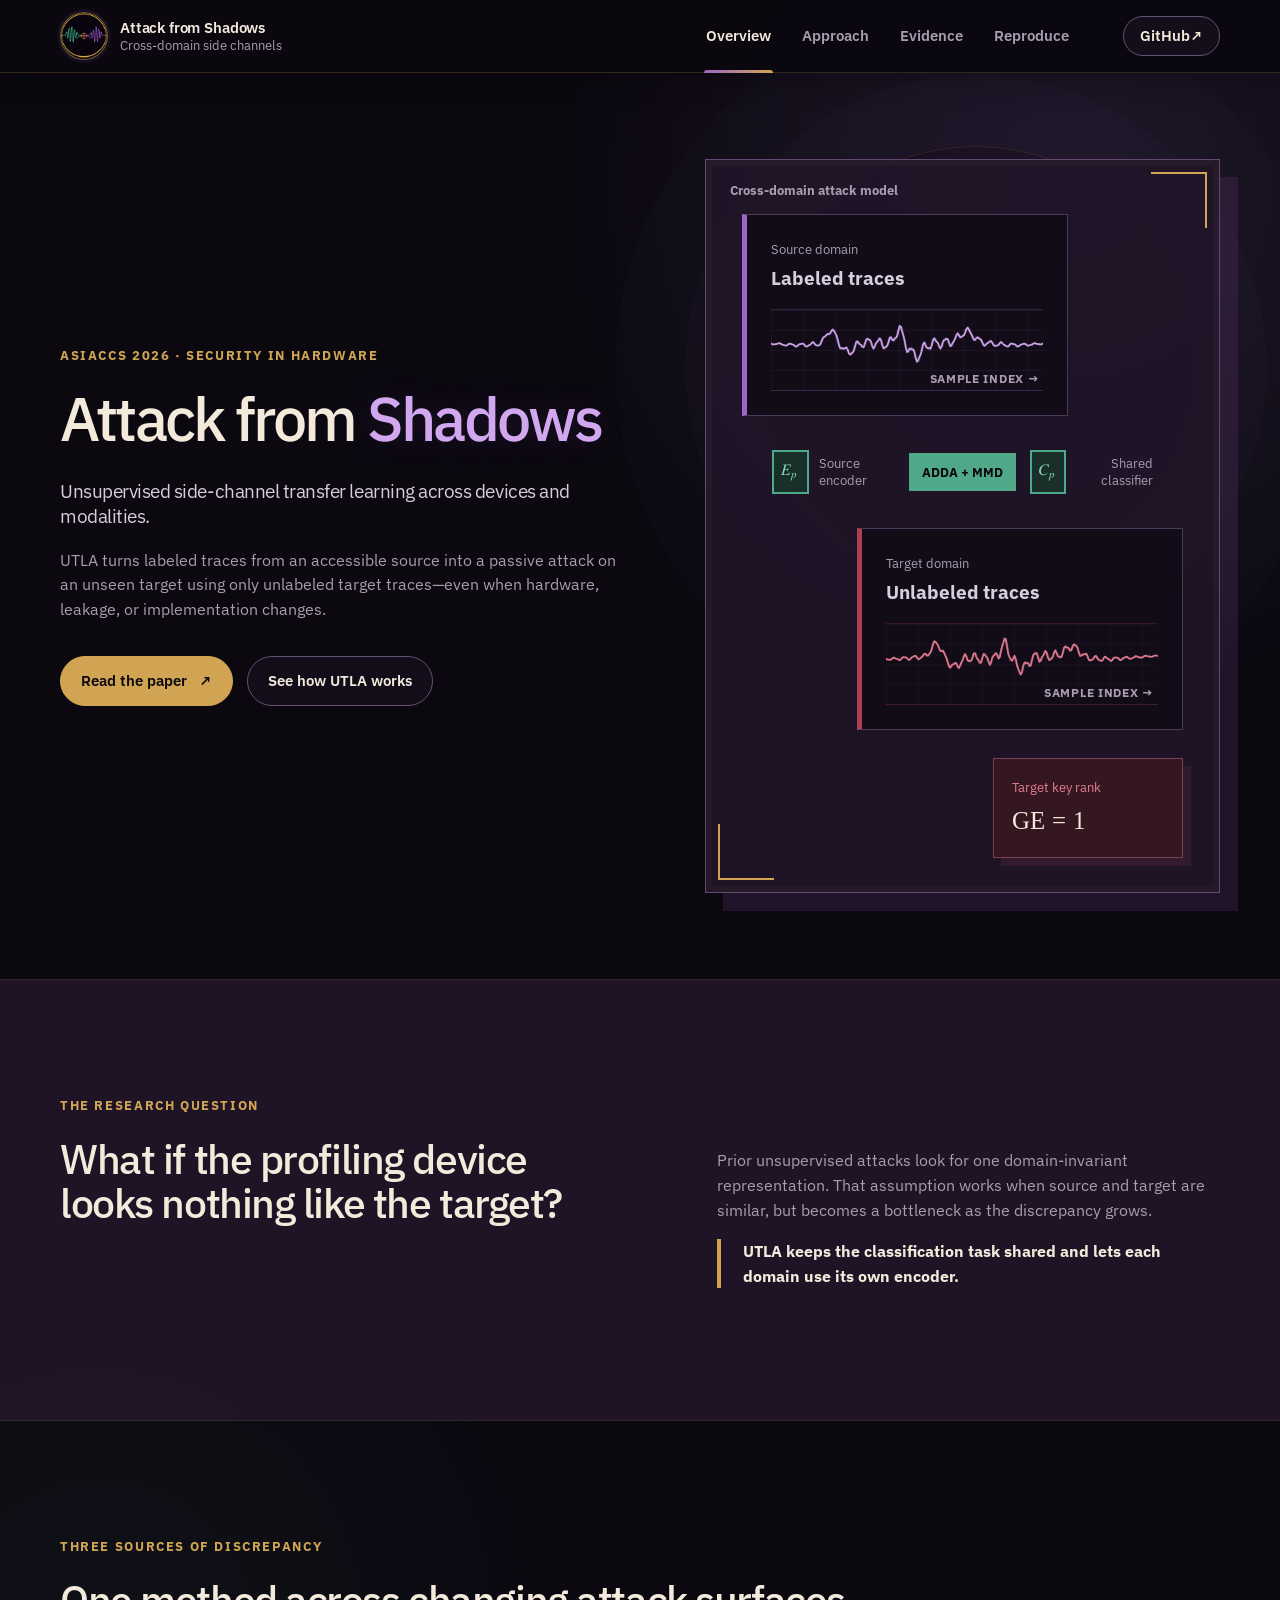
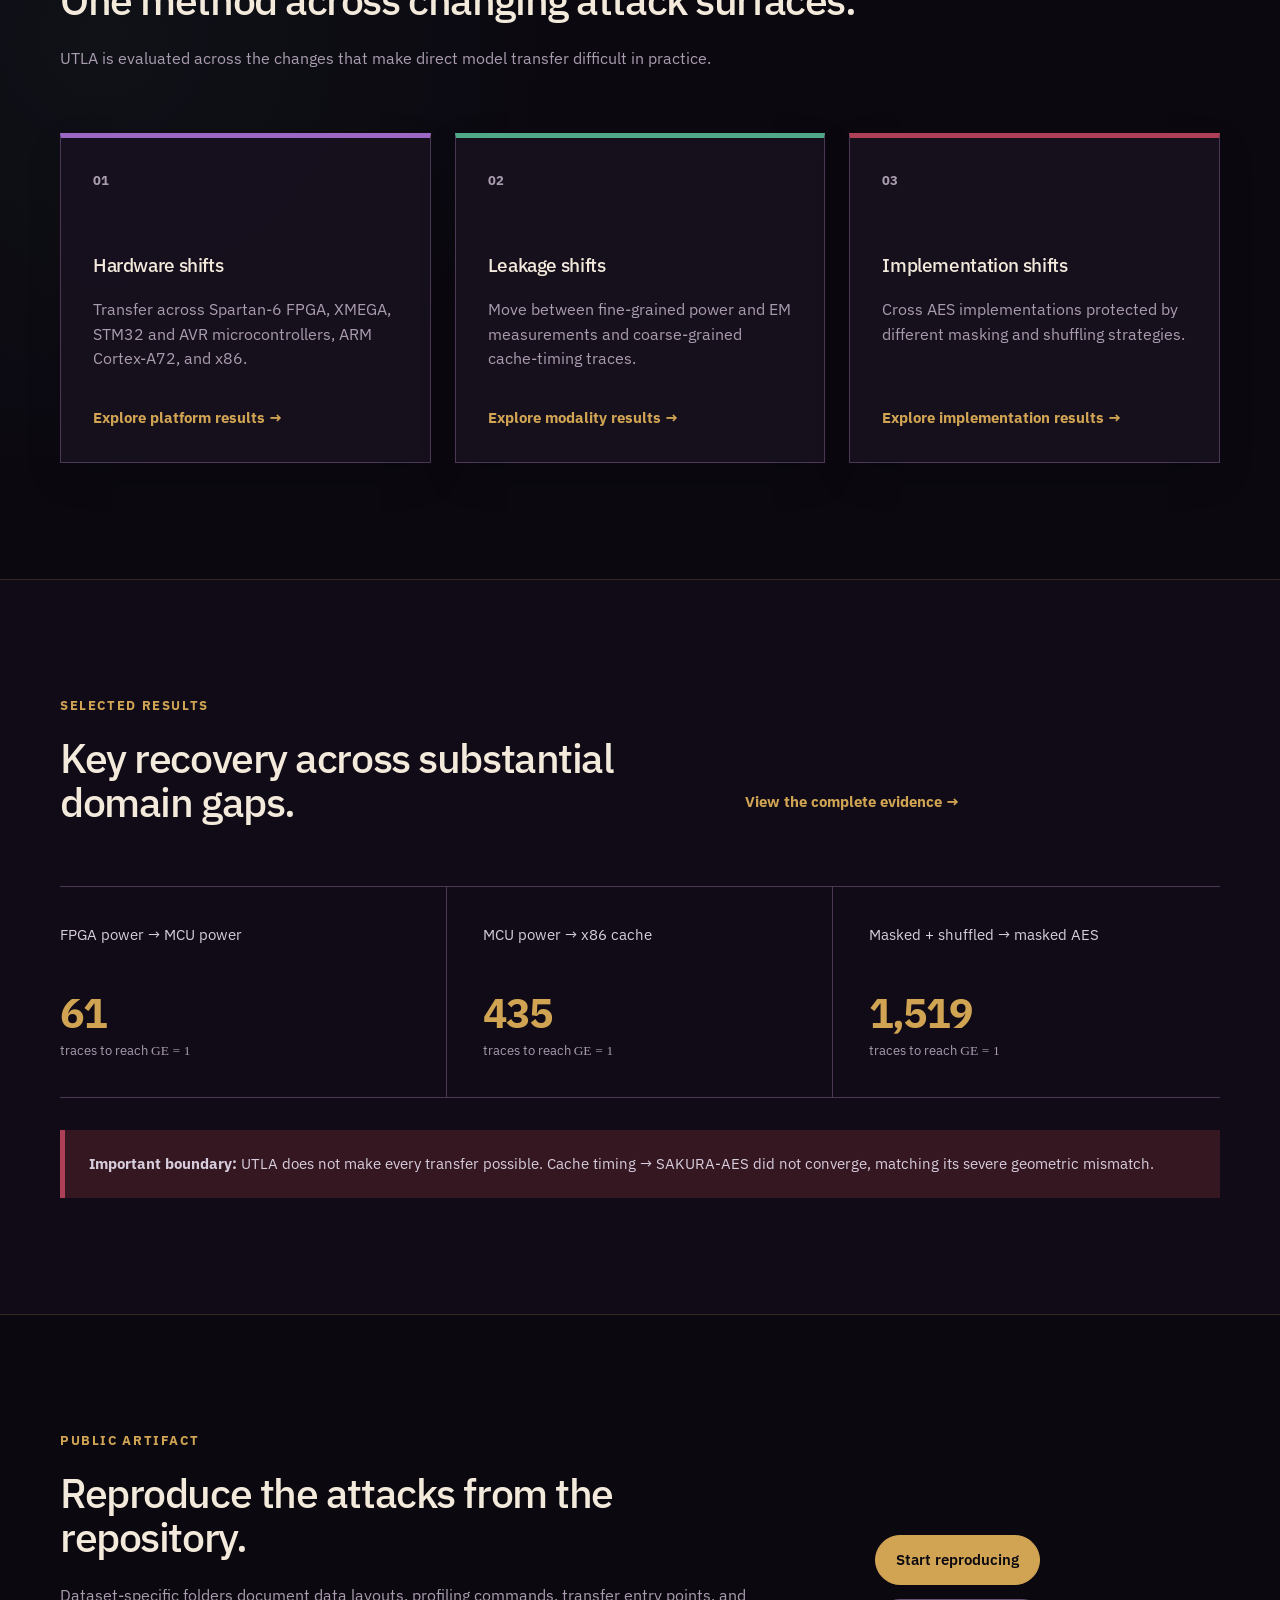
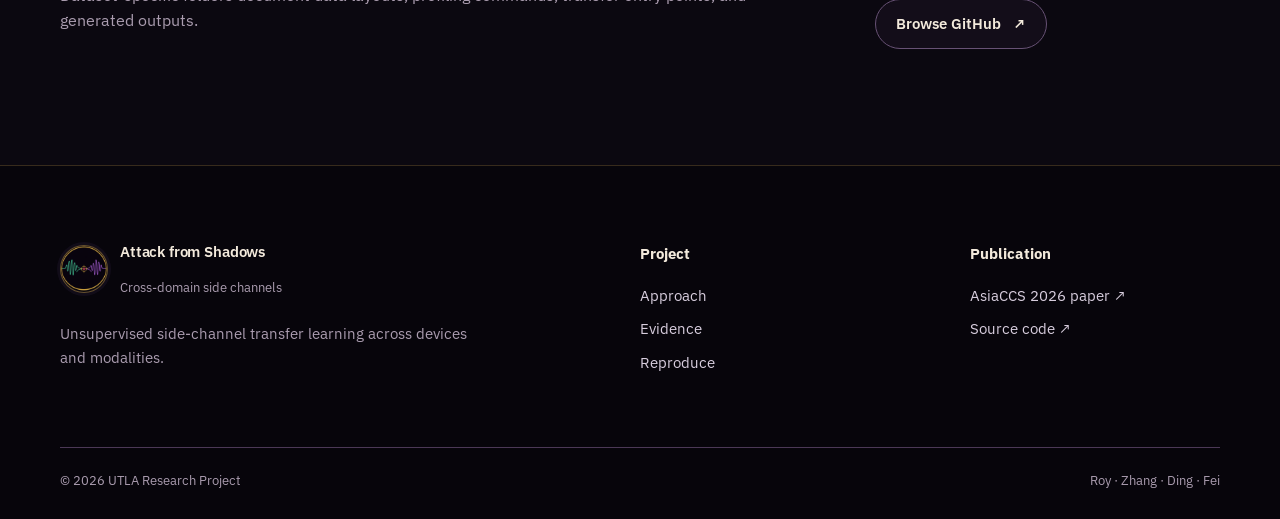
<file: docs/index.html>
<!doctype html>
<html lang="en">
  <head>
    <meta charset="utf-8" />
    <meta name="viewport" content="width=device-width, initial-scale=1" />
    <meta name="theme-color" content="#0b0810" />
    <meta name="description" content="UTLA is an unsupervised side-channel transfer learning attack across devices, leakage modalities, and implementations." />
    <meta property="og:title" content="Attack from Shadows — UTLA" />
    <meta property="og:description" content="Unsupervised side-channel transfer learning across devices and modalities. AsiaCCS 2026." />
    <meta property="og:type" content="website" />
    <meta property="og:image" content="https://noisyor.github.io/UTLA-Cross-Domain/assets/og-v5.png" />
    <meta property="og:image:width" content="1200" />
    <meta property="og:image:height" content="630" />
    <meta property="og:image:alt" content="Attack from Shadows: unsupervised side-channel transfer learning" />
    <meta name="twitter:card" content="summary_large_image" />
    <meta name="twitter:image" content="https://noisyor.github.io/UTLA-Cross-Domain/assets/og-v5.png" />
    <meta name="twitter:image:alt" content="Attack from Shadows: unsupervised side-channel transfer learning" />
    <title>Attack from Shadows — UTLA</title>
    <link rel="icon" href="assets/favicon-v4.png" type="image/png" />
    <link rel="stylesheet" href="styles.css" />
    <script src="script.js" defer></script>
  </head>
  <body>
    <a class="skip-link" href="#content">Skip to content</a>
    <header class="site-header">
      <div class="header-inner">
        <a class="brand" href="index.html" aria-label="Attack from Shadows home"><img class="brand-mark" src="assets/logo-mark-v3.png" alt="" width="48" height="48" /><span class="brand-copy"><strong>Attack from Shadows</strong><small>Cross-domain side channels</small></span></a>
        <button class="menu-toggle" type="button" aria-expanded="false" aria-controls="site-nav"><span class="sr-only">Toggle navigation</span><i></i><i></i></button>
        <nav id="site-nav" class="site-nav" aria-label="Primary navigation">
          <a href="index.html" aria-current="page">Overview</a>
          <a href="approach.html">Approach</a>
          <a href="evidence.html">Evidence</a>
          <a href="reproduce.html">Reproduce</a>
          <a class="nav-action" href="https://github.com/noisyor/UTLA-Cross-Domain">GitHub <span aria-hidden="true">↗</span></a>
        </nav>
      </div>
    </header>

    <main id="content">
      <section class="hero page-shell">
        <div class="hero-copy">
          <p class="eyebrow">AsiaCCS 2026 · Security in hardware</p>
          <h1>Attack from <span>Shadows</span></h1>
          <p class="hero-deck">Unsupervised side-channel transfer learning across devices and modalities.</p>
          <p class="hero-summary">UTLA turns labeled traces from an accessible source into a passive attack on an unseen target using only unlabeled target traces—even when hardware, leakage, or implementation changes.</p>
          <div class="button-row">
            <a class="button button-primary" href="https://doi.org/10.1145/3779208.3805969">Read the paper <span aria-hidden="true">↗</span></a>
            <a class="button button-secondary" href="approach.html">See how UTLA works</a>
          </div>
        </div>
        <div class="system-visual" aria-label="A labeled source signal and an unlabeled target signal use separate encoders with a shared classifier">
          <div class="visual-label">Cross-domain attack model</div>
          <div class="domain source-domain">
            <span>Source domain</span><strong>Labeled traces</strong>
            <div class="trace-plot" aria-hidden="true"><canvas class="trace-canvas" data-trace="source"></canvas><span>sample index →</span></div>
          </div>
          <div class="model-path" aria-hidden="true">
            <div><span><math aria-label="E sub p"><msub><mi>E</mi><mi>p</mi></msub></math></span><small>Source encoder</small></div>
            <b>ADDA + MMD</b>
            <div><span><math aria-label="C sub p"><msub><mi>C</mi><mi>p</mi></msub></math></span><small>Shared classifier</small></div>
          </div>
          <div class="domain target-domain">
            <span>Target domain</span><strong>Unlabeled traces</strong>
            <div class="trace-plot" aria-hidden="true"><canvas class="trace-canvas" data-trace="target"></canvas><span>sample index →</span></div>
          </div>
          <div class="visual-outcome"><span>Target key rank</span><strong><math aria-label="guessing entropy equals one"><mrow><mtext>GE</mtext><mo>=</mo><mn>1</mn></mrow></math></strong></div>
        </div>
      </section>

      <section class="section section-tint">
        <div class="page-shell split-heading">
          <div><p class="eyebrow">The research question</p><h2>What if the profiling device looks nothing like the target?</h2></div>
          <div class="prose"><p>Prior unsupervised attacks look for one domain-invariant representation. That assumption works when source and target are similar, but becomes a bottleneck as the discrepancy grows.</p><p class="key-sentence">UTLA keeps the classification task shared and lets each domain use its own encoder.</p></div>
        </div>
      </section>

      <section class="section page-shell">
        <div class="section-heading"><p class="eyebrow">Three sources of discrepancy</p><h2>One method across changing attack surfaces.</h2><p>UTLA is evaluated across the changes that make direct model transfer difficult in practice.</p></div>
        <div class="concept-grid">
          <article class="concept-card accent-blue"><span>01</span><h3>Hardware shifts</h3><p>Transfer across Spartan-6 FPGA, XMEGA, STM32 and AVR microcontrollers, ARM Cortex-A72, and x86.</p><a href="evidence.html">Explore platform results →</a></article>
          <article class="concept-card accent-green"><span>02</span><h3>Leakage shifts</h3><p>Move between fine-grained power and EM measurements and coarse-grained cache-timing traces.</p><a href="evidence.html">Explore modality results →</a></article>
          <article class="concept-card accent-red"><span>03</span><h3>Implementation shifts</h3><p>Cross AES implementations protected by different masking and shuffling strategies.</p><a href="evidence.html">Explore implementation results →</a></article>
        </div>
      </section>

      <section class="section results-preview">
        <div class="page-shell">
          <div class="section-heading compact-heading"><p class="eyebrow">Selected results</p><h2>Key recovery across substantial domain gaps.</h2><a class="text-link" href="evidence.html">View the complete evidence →</a></div>
          <div class="metric-row">
            <article><span>FPGA power → MCU power</span><strong>61</strong><p>traces to reach <math aria-label="guessing entropy equals one"><mrow><mtext>GE</mtext><mo>=</mo><mn>1</mn></mrow></math></p></article>
            <article><span>MCU power → x86 cache</span><strong>435</strong><p>traces to reach <math aria-label="guessing entropy equals one"><mrow><mtext>GE</mtext><mo>=</mo><mn>1</mn></mrow></math></p></article>
            <article><span>Masked + shuffled → masked AES</span><strong>1,519</strong><p>traces to reach <math aria-label="guessing entropy equals one"><mrow><mtext>GE</mtext><mo>=</mo><mn>1</mn></mrow></math></p></article>
          </div>
          <p class="boundary-note"><strong>Important boundary:</strong> UTLA does not make every transfer possible. Cache timing → SAKURA-AES did not converge, matching its severe geometric mismatch.</p>
        </div>
      </section>

      <section class="section page-shell callout">
        <div><p class="eyebrow">Public artifact</p><h2>Reproduce the attacks from the repository.</h2><p>Dataset-specific folders document data layouts, profiling commands, transfer entry points, and generated outputs.</p></div>
        <div class="button-row"><a class="button button-primary" href="reproduce.html">Start reproducing</a><a class="button button-secondary" href="https://github.com/noisyor/UTLA-Cross-Domain">Browse GitHub <span aria-hidden="true">↗</span></a></div>
      </section>
    </main>

    <footer class="site-footer"><div class="page-shell footer-grid"><div><a class="brand" href="index.html" aria-label="Attack from Shadows home"><img class="brand-mark" src="assets/logo-mark-v3.png" alt="" width="48" height="48" /><span class="brand-copy"><strong>Attack from Shadows</strong><small>Cross-domain side channels</small></span></a><p>Unsupervised side-channel transfer learning across devices and modalities.</p></div><div><strong>Project</strong><a href="approach.html">Approach</a><a href="evidence.html">Evidence</a><a href="reproduce.html">Reproduce</a></div><div><strong>Publication</strong><a href="https://doi.org/10.1145/3779208.3805969">AsiaCCS 2026 paper ↗</a><a href="https://github.com/noisyor/UTLA-Cross-Domain">Source code ↗</a></div></div><div class="page-shell footer-bottom"><span>© 2026 UTLA Research Project</span><span>Roy · Zhang · Ding · Fei</span></div></footer>
  </body>
</html>
</file>
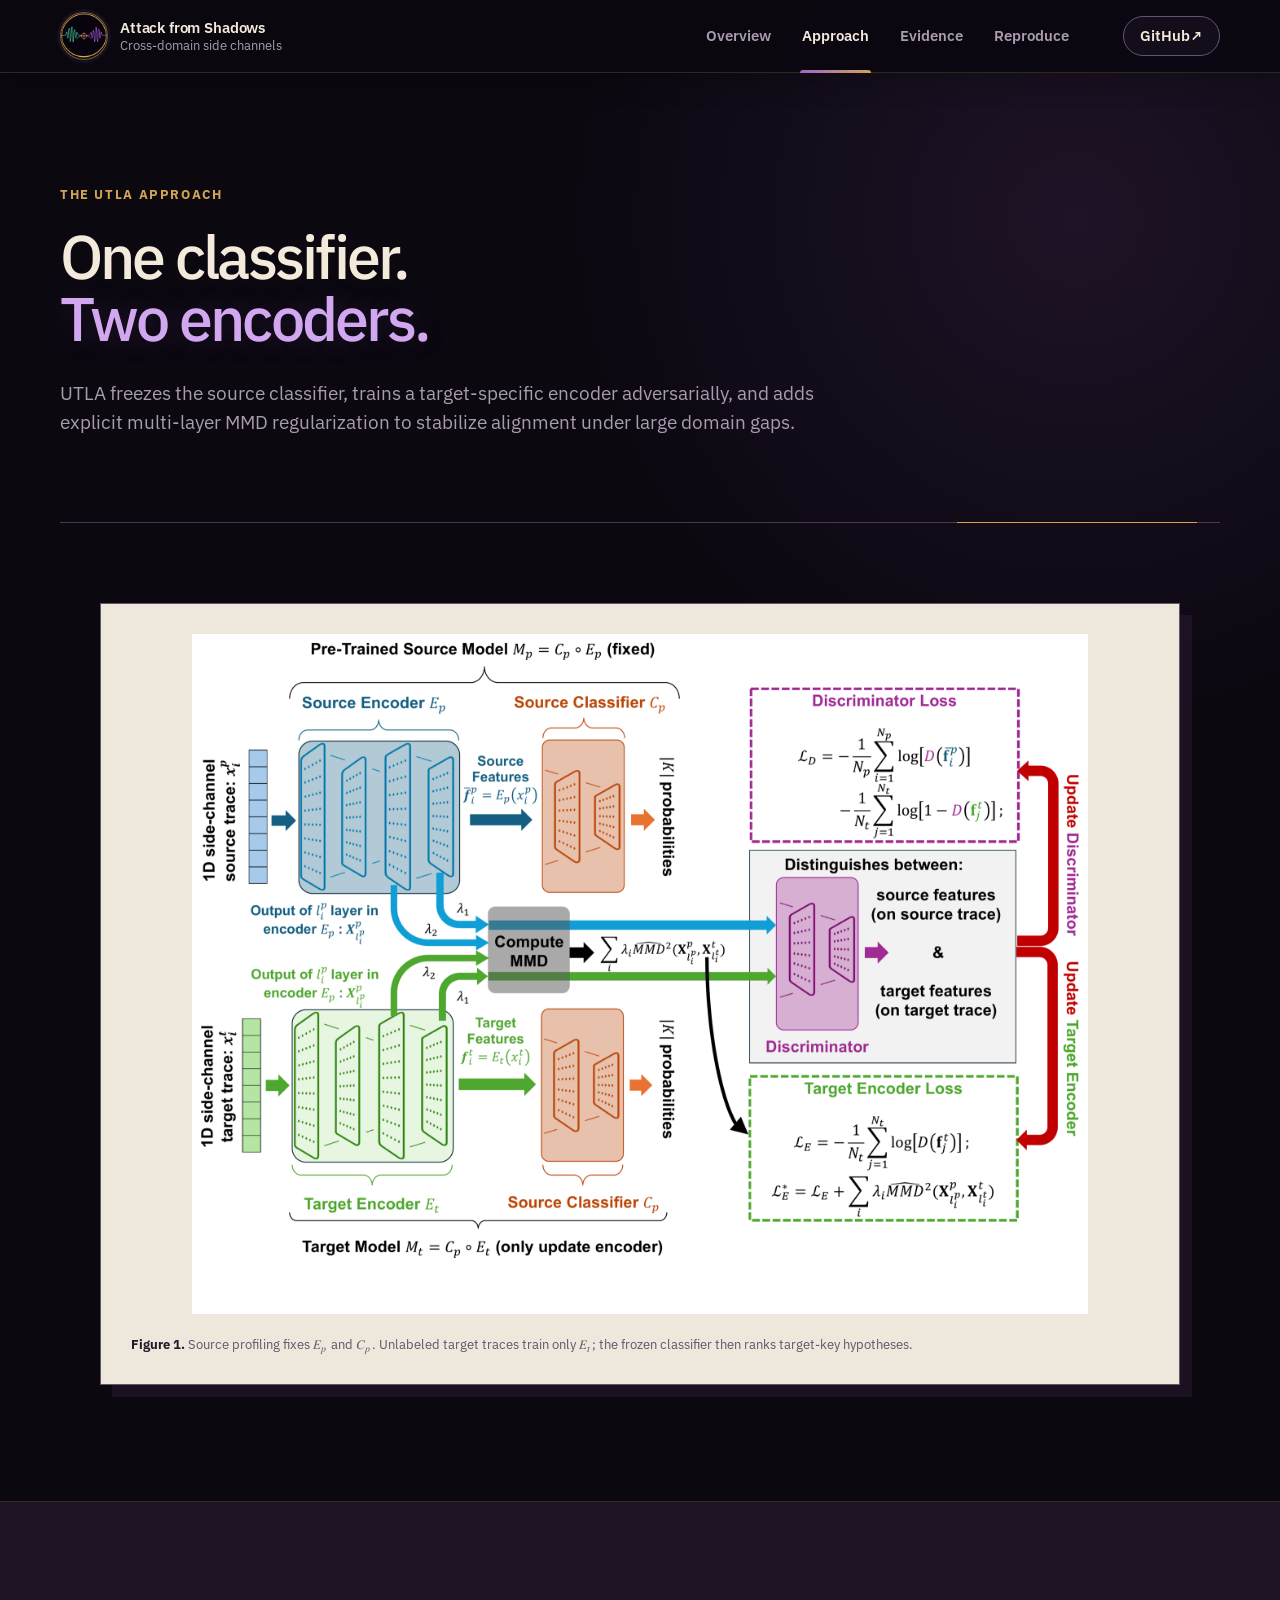
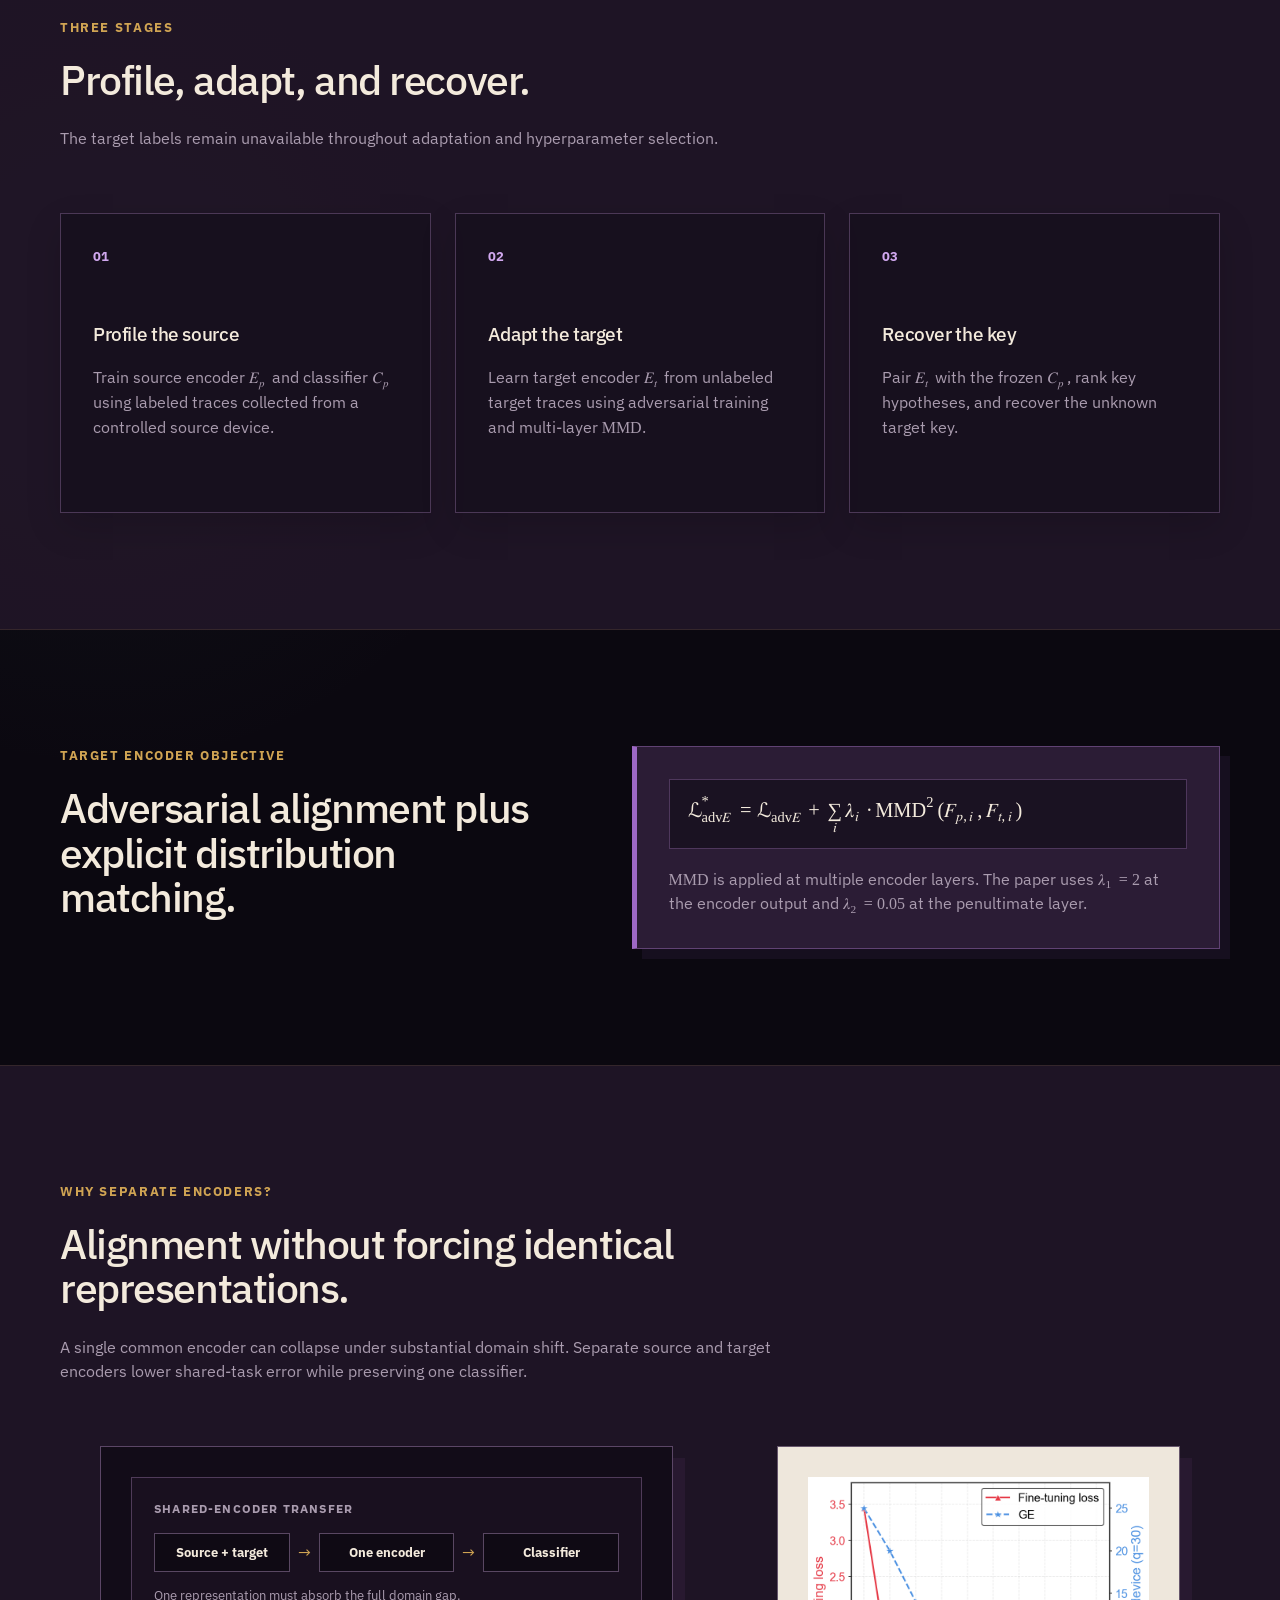
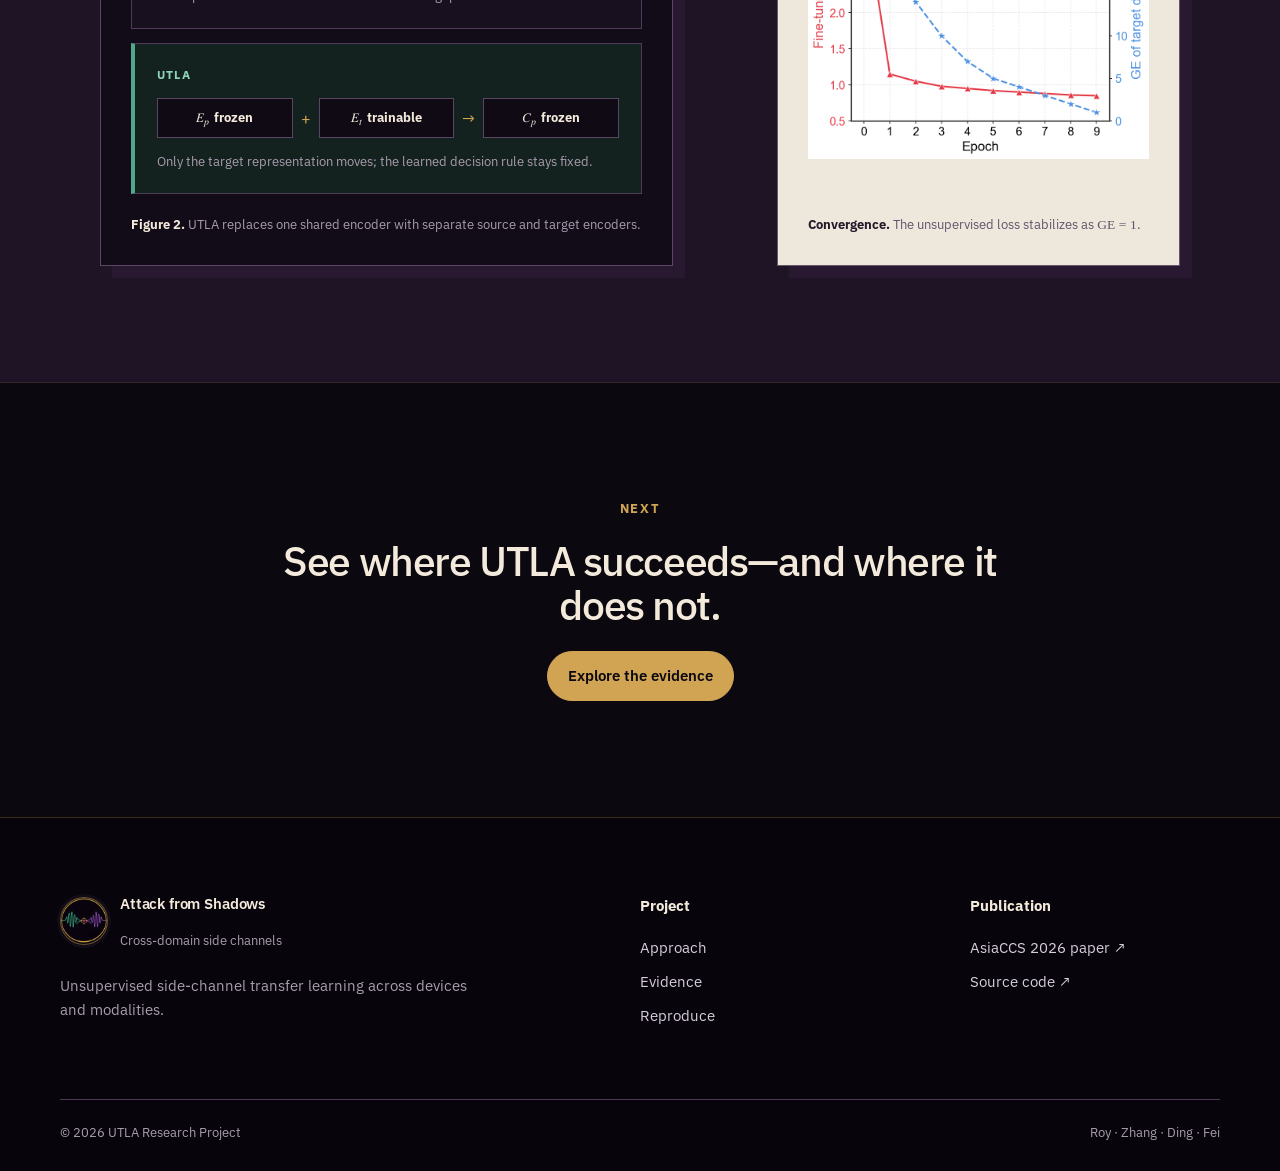
<file: docs/approach.html>
<!doctype html>
<html lang="en">
  <head>
    <meta charset="utf-8" /><meta name="viewport" content="width=device-width, initial-scale=1" /><meta name="theme-color" content="#0b0810" />
    <meta name="description" content="How UTLA uses separate encoders, a shared classifier, adversarial adaptation, and MMD regularization." />
    <meta property="og:title" content="UTLA Approach — Attack from Shadows" /><meta property="og:description" content="One classifier, two encoders: the UTLA cross-domain attack method." /><meta property="og:image" content="https://noisyor.github.io/UTLA-Cross-Domain/assets/og-v5.png" /><meta property="og:image:width" content="1200" /><meta property="og:image:height" content="630" /><meta property="og:image:alt" content="Attack from Shadows: unsupervised side-channel transfer learning" />
    <meta name="twitter:card" content="summary_large_image" /><meta name="twitter:image" content="https://noisyor.github.io/UTLA-Cross-Domain/assets/og-v5.png" /><meta name="twitter:image:alt" content="Attack from Shadows: unsupervised side-channel transfer learning" />
    <title>Approach — Attack from Shadows</title><link rel="icon" href="assets/favicon-v4.png" type="image/png" /><link rel="stylesheet" href="styles.css" /><script src="script.js" defer></script>
  </head>
  <body>
    <a class="skip-link" href="#content">Skip to content</a>
    <header class="site-header"><div class="header-inner"><a class="brand" href="index.html" aria-label="Attack from Shadows home"><img class="brand-mark" src="assets/logo-mark-v3.png" alt="" width="48" height="48" /><span class="brand-copy"><strong>Attack from Shadows</strong><small>Cross-domain side channels</small></span></a><button class="menu-toggle" type="button" aria-expanded="false" aria-controls="site-nav"><span class="sr-only">Toggle navigation</span><i></i><i></i></button><nav id="site-nav" class="site-nav" aria-label="Primary navigation"><a href="index.html">Overview</a><a href="approach.html" aria-current="page">Approach</a><a href="evidence.html">Evidence</a><a href="reproduce.html">Reproduce</a><a class="nav-action" href="https://github.com/noisyor/UTLA-Cross-Domain">GitHub <span aria-hidden="true">↗</span></a></nav></div></header>
    <main id="content">
      <section class="page-intro page-shell"><p class="eyebrow">The UTLA approach</p><h1>One classifier.<br /><span>Two encoders.</span></h1><p>UTLA freezes the source classifier, trains a target-specific encoder adversarially, and adds explicit multi-layer MMD regularization to stabilize alignment under large domain gaps.</p></section>
      <section class="section page-shell figure-section"><figure id="attack-model" class="paper-figure"><img src="assets/utla-pipeline.png" alt="UTLA pipeline with source and target encoders, a shared classifier, discriminator, and multi-layer MMD alignment" /><figcaption><strong>Figure 1.</strong> Source profiling fixes <math aria-label="E sub p"><msub><mi>E</mi><mi>p</mi></msub></math> and <math aria-label="C sub p"><msub><mi>C</mi><mi>p</mi></msub></math>. Unlabeled target traces train only <math aria-label="E sub t"><msub><mi>E</mi><mi>t</mi></msub></math>; the frozen classifier then ranks target-key hypotheses.</figcaption></figure></section>
      <section class="section section-tint"><div class="page-shell"><div class="section-heading"><p class="eyebrow">Three stages</p><h2>Profile, adapt, and recover.</h2><p>The target labels remain unavailable throughout adaptation and hyperparameter selection.</p></div><div class="step-grid"><article><span>01</span><h3>Profile the source</h3><p>Train source encoder <math aria-label="E sub p"><msub><mi>E</mi><mi>p</mi></msub></math> and classifier <math aria-label="C sub p"><msub><mi>C</mi><mi>p</mi></msub></math> using labeled traces collected from a controlled source device.</p></article><article><span>02</span><h3>Adapt the target</h3><p>Learn target encoder <math aria-label="E sub t"><msub><mi>E</mi><mi>t</mi></msub></math> from unlabeled target traces using adversarial training and multi-layer <math aria-label="maximum mean discrepancy"><mtext>MMD</mtext></math>.</p></article><article><span>03</span><h3>Recover the key</h3><p>Pair <math aria-label="E sub t"><msub><mi>E</mi><mi>t</mi></msub></math> with the frozen <math aria-label="C sub p"><msub><mi>C</mi><mi>p</mi></msub></math>, rank key hypotheses, and recover the unknown target key.</p></article></div></div></section>
      <section class="section page-shell"><div class="objective-block"><div><p class="eyebrow">Target encoder objective</p><h2>Adversarial alignment plus explicit distribution matching.</h2></div><div><div class="formula"><math display="block" aria-label="L star sub adv E equals L sub adv E plus the sum over i of lambda sub i times MMD squared of F sub p i and F sub t i"><mrow><msubsup><mi>ℒ</mi><mrow><mi>adv</mi><mi>E</mi></mrow><mo>*</mo></msubsup><mo>=</mo><msub><mi>ℒ</mi><mrow><mi>adv</mi><mi>E</mi></mrow></msub><mo>+</mo><munder><mo>∑</mo><mi>i</mi></munder><msub><mi>λ</mi><mi>i</mi></msub><mo>·</mo><msup><mtext>MMD</mtext><mn>2</mn></msup><mo>(</mo><msub><mi>F</mi><mrow><mi>p</mi><mo>,</mo><mi>i</mi></mrow></msub><mo>,</mo><msub><mi>F</mi><mrow><mi>t</mi><mo>,</mo><mi>i</mi></mrow></msub><mo>)</mo></mrow></math></div><p><math aria-label="maximum mean discrepancy"><mtext>MMD</mtext></math> is applied at multiple encoder layers. The paper uses <math aria-label="lambda one equals two"><mrow><msub><mi>λ</mi><mn>1</mn></msub><mo>=</mo><mn>2</mn></mrow></math> at the encoder output and <math aria-label="lambda two equals zero point zero five"><mrow><msub><mi>λ</mi><mn>2</mn></msub><mo>=</mo><mn>0.05</mn></mrow></math> at the penultimate layer.</p></div></div></section>
      <section class="section section-tint"><div class="page-shell"><div class="section-heading"><p class="eyebrow">Why separate encoders?</p><h2>Alignment without forcing identical representations.</h2><p>A single common encoder can collapse under substantial domain shift. Separate source and target encoders lower shared-task error while preserving one classifier.</p></div><div class="figure-pair"><figure class="paper-figure comparison-figure"><div class="comparison-grid"><article class="comparison-prior"><span>Shared-encoder transfer</span><div class="mini-domain-row"><b>Source + target</b><i aria-hidden="true">→</i><b>One encoder</b><i aria-hidden="true">→</i><b>Classifier</b></div><p>One representation must absorb the full domain gap.</p></article><article class="comparison-utla"><span>UTLA</span><div class="mini-domain-row"><b><math aria-label="E sub p"><msub><mi>E</mi><mi>p</mi></msub></math> frozen</b><i aria-hidden="true">+</i><b><math aria-label="E sub t"><msub><mi>E</mi><mi>t</mi></msub></math> trainable</b><i aria-hidden="true">→</i><b><math aria-label="C sub p"><msub><mi>C</mi><mi>p</mi></msub></math> frozen</b></div><p>Only the target representation moves; the learned decision rule stays fixed.</p></article></div><figcaption><strong>Figure 2.</strong> UTLA replaces one shared encoder with separate source and target encoders.</figcaption></figure><figure class="paper-figure small-figure"><img src="assets/convergence.png" alt="Guessing entropy and training loss converging during XMEGA EM to power transfer" /><figcaption><strong>Convergence.</strong> The unsupervised loss stabilizes as <math aria-label="guessing entropy equals one"><mrow><mtext>GE</mtext><mo>=</mo><mn>1</mn></mrow></math>.</figcaption></figure></div></div></section>
      <section class="section page-shell next-page"><p class="eyebrow">Next</p><h2>See where UTLA succeeds—and where it does not.</h2><a class="button button-primary" href="evidence.html">Explore the evidence</a></section>
    </main>
    <footer class="site-footer"><div class="page-shell footer-grid"><div><a class="brand" href="index.html" aria-label="Attack from Shadows home"><img class="brand-mark" src="assets/logo-mark-v3.png" alt="" width="48" height="48" /><span class="brand-copy"><strong>Attack from Shadows</strong><small>Cross-domain side channels</small></span></a><p>Unsupervised side-channel transfer learning across devices and modalities.</p></div><div><strong>Project</strong><a href="approach.html">Approach</a><a href="evidence.html">Evidence</a><a href="reproduce.html">Reproduce</a></div><div><strong>Publication</strong><a href="https://doi.org/10.1145/3779208.3805969">AsiaCCS 2026 paper ↗</a><a href="https://github.com/noisyor/UTLA-Cross-Domain">Source code ↗</a></div></div><div class="page-shell footer-bottom"><span>© 2026 UTLA Research Project</span><span>Roy · Zhang · Ding · Fei</span></div></footer>
  </body>
</html>
</file>
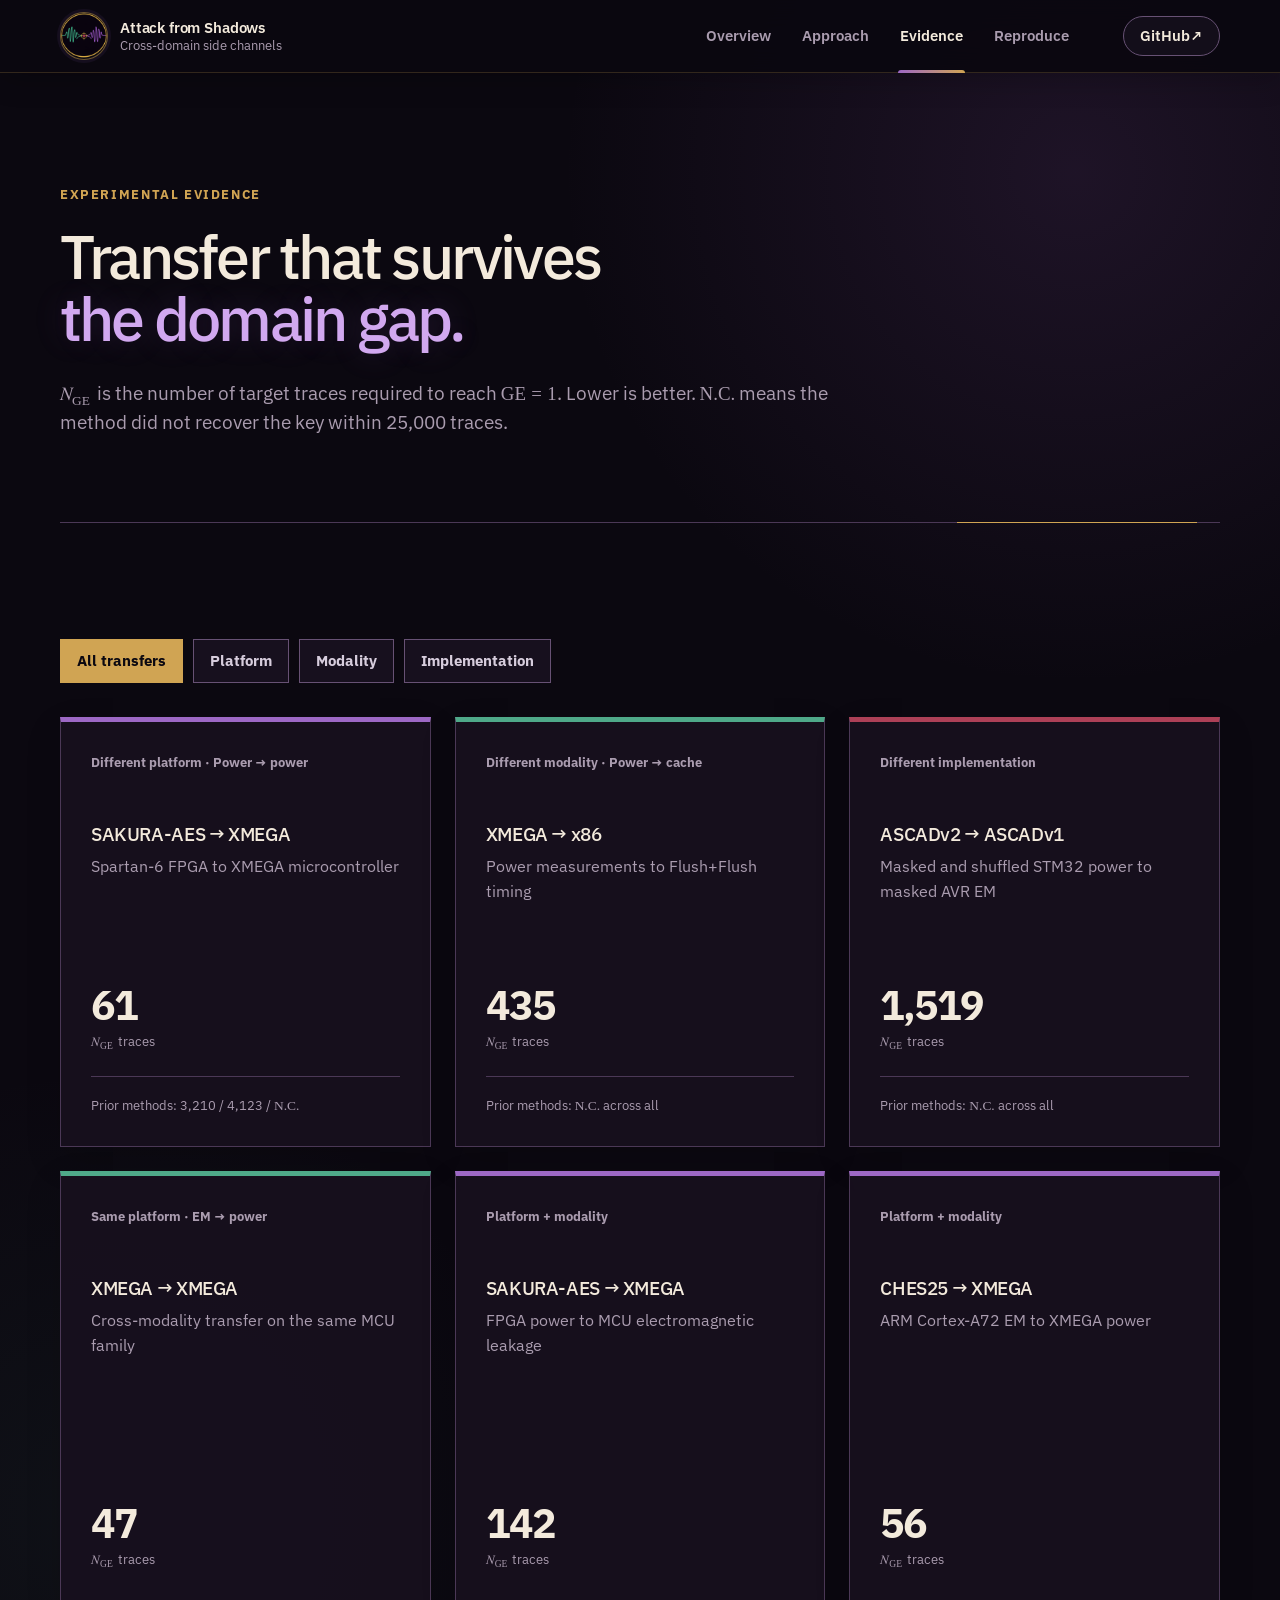
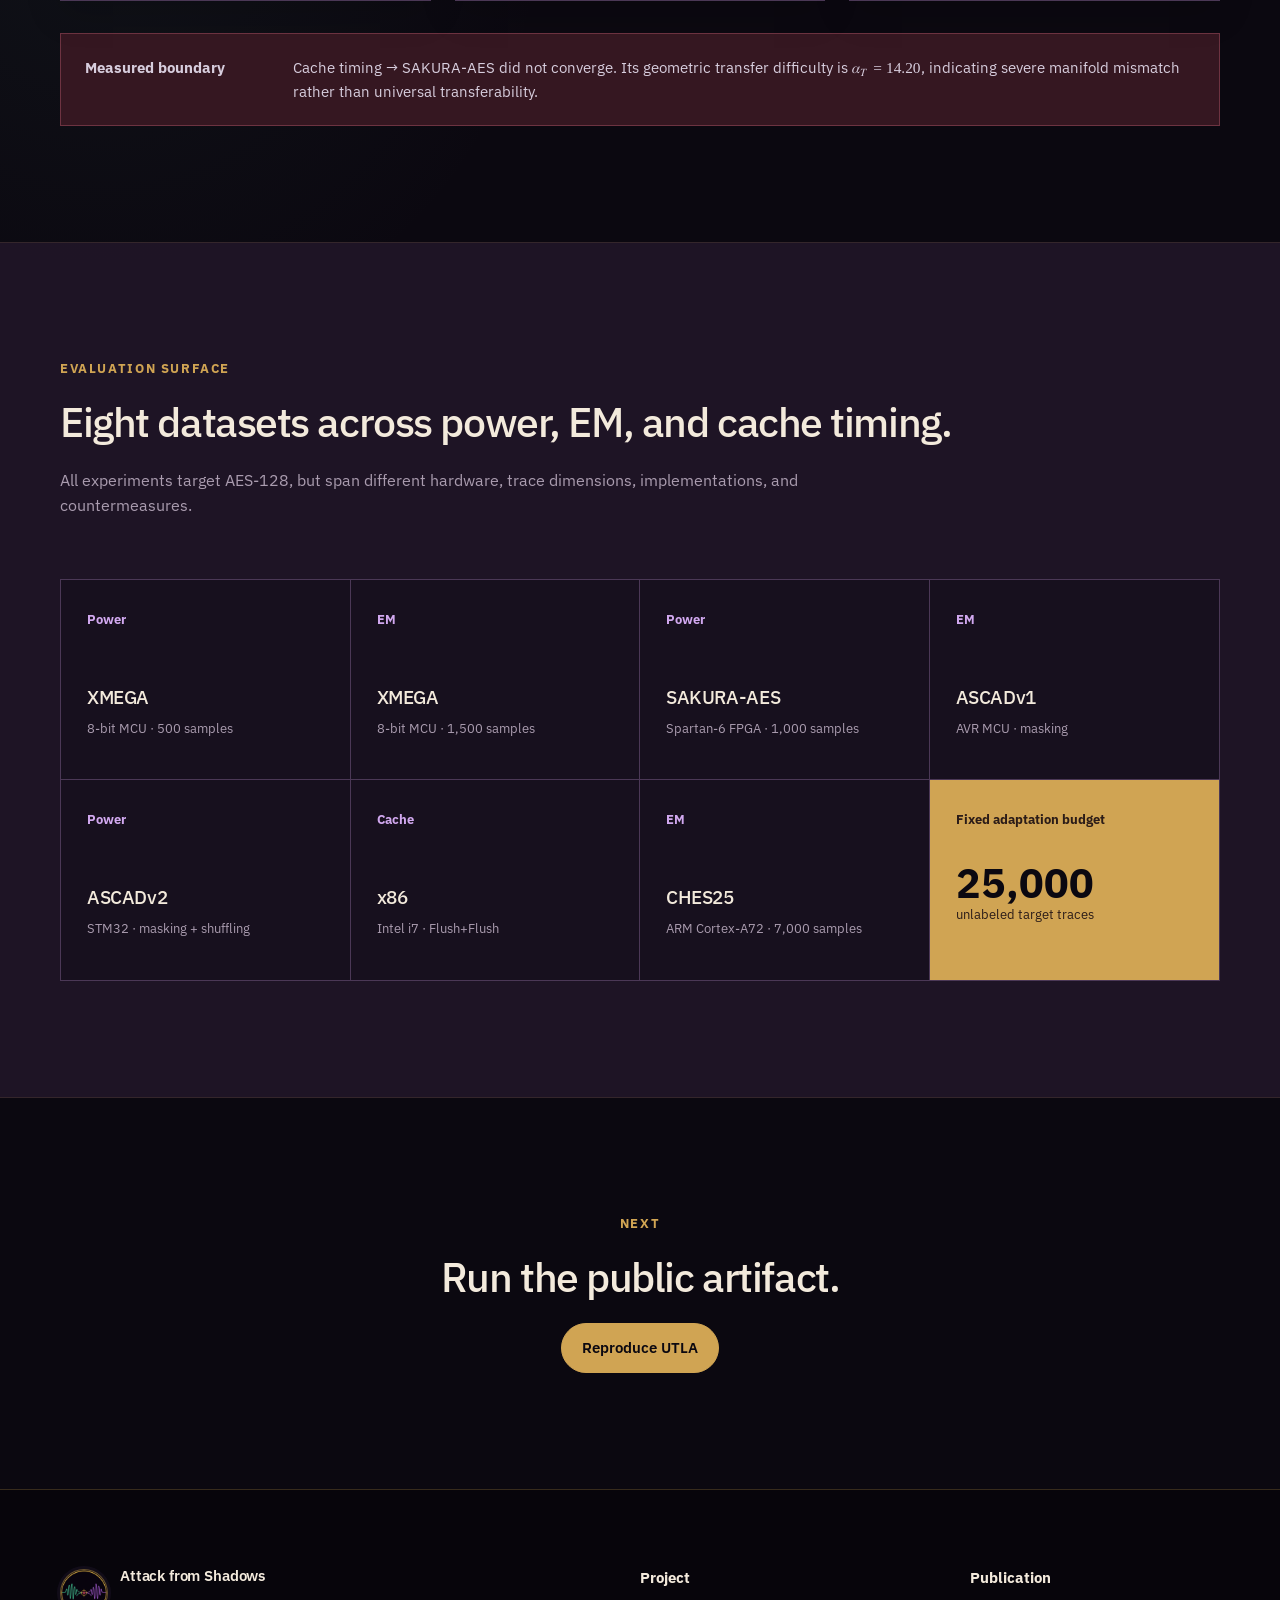
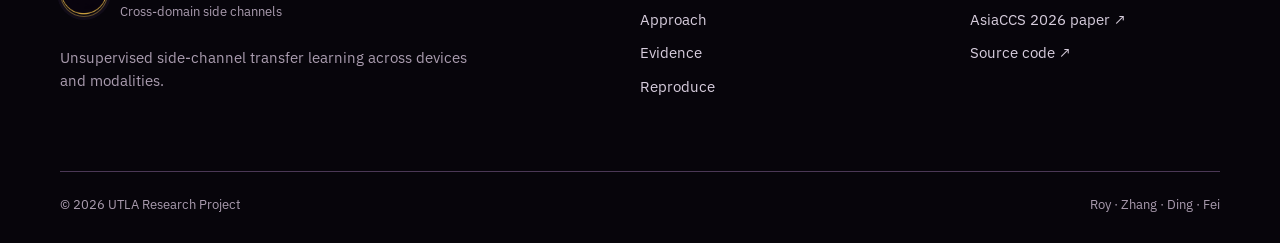
<file: docs/evidence.html>
<!doctype html>
<html lang="en">
  <head>
    <meta charset="utf-8" /><meta name="viewport" content="width=device-width, initial-scale=1" /><meta name="theme-color" content="#0b0810" />
    <meta name="description" content="UTLA key-recovery evidence across hardware platforms, leakage modalities, and AES implementations." />
    <meta property="og:title" content="UTLA Evidence — Attack from Shadows" /><meta property="og:description" content="Cross-domain side-channel key recovery across eight public datasets." /><meta property="og:image" content="https://noisyor.github.io/UTLA-Cross-Domain/assets/og-v5.png" /><meta property="og:image:width" content="1200" /><meta property="og:image:height" content="630" /><meta property="og:image:alt" content="Attack from Shadows: unsupervised side-channel transfer learning" />
    <meta name="twitter:card" content="summary_large_image" /><meta name="twitter:image" content="https://noisyor.github.io/UTLA-Cross-Domain/assets/og-v5.png" /><meta name="twitter:image:alt" content="Attack from Shadows: unsupervised side-channel transfer learning" />
    <title>Evidence — Attack from Shadows</title><link rel="icon" href="assets/favicon-v4.png" type="image/png" /><link rel="stylesheet" href="styles.css" /><script src="script.js" defer></script>
  </head>
  <body>
    <a class="skip-link" href="#content">Skip to content</a>
    <header class="site-header"><div class="header-inner"><a class="brand" href="index.html" aria-label="Attack from Shadows home"><img class="brand-mark" src="assets/logo-mark-v3.png" alt="" width="48" height="48" /><span class="brand-copy"><strong>Attack from Shadows</strong><small>Cross-domain side channels</small></span></a><button class="menu-toggle" type="button" aria-expanded="false" aria-controls="site-nav"><span class="sr-only">Toggle navigation</span><i></i><i></i></button><nav id="site-nav" class="site-nav" aria-label="Primary navigation"><a href="index.html">Overview</a><a href="approach.html">Approach</a><a href="evidence.html" aria-current="page">Evidence</a><a href="reproduce.html">Reproduce</a><a class="nav-action" href="https://github.com/noisyor/UTLA-Cross-Domain">GitHub <span aria-hidden="true">↗</span></a></nav></div></header>
    <main id="content">
      <section class="page-intro page-shell"><p class="eyebrow">Experimental evidence</p><h1>Transfer that survives<br /><span>the domain gap.</span></h1><p><math aria-label="N sub G E"><msub><mi>N</mi><mtext>GE</mtext></msub></math> is the number of target traces required to reach <math aria-label="guessing entropy equals one"><mrow><mtext>GE</mtext><mo>=</mo><mn>1</mn></mrow></math>. Lower is better. <math aria-label="no convergence"><mtext>N.C.</mtext></math> means the method did not recover the key within 25,000 traces.</p></section>
      <section class="section page-shell">
        <div class="filter-bar" role="group" aria-label="Filter results by transfer type"><button class="active" type="button" data-filter="all">All transfers</button><button type="button" data-filter="platform">Platform</button><button type="button" data-filter="modality">Modality</button><button type="button" data-filter="implementation">Implementation</button></div>
        <div class="result-grid" aria-live="polite">
          <article class="result-card accent-blue" data-category="platform"><span>Different platform · Power → power</span><h3>SAKURA-AES → XMEGA</h3><p>Spartan-6 FPGA to XMEGA microcontroller</p><strong>61</strong><small><math aria-label="N sub G E"><msub><mi>N</mi><mtext>GE</mtext></msub></math> traces</small><div>Prior methods: 3,210 / 4,123 / <math aria-label="no convergence"><mtext>N.C.</mtext></math></div></article>
          <article class="result-card accent-green" data-category="modality"><span>Different modality · Power → cache</span><h3>XMEGA → x86</h3><p>Power measurements to Flush+Flush timing</p><strong>435</strong><small><math aria-label="N sub G E"><msub><mi>N</mi><mtext>GE</mtext></msub></math> traces</small><div>Prior methods: <math aria-label="no convergence"><mtext>N.C.</mtext></math> across all</div></article>
          <article class="result-card accent-red" data-category="implementation"><span>Different implementation</span><h3>ASCADv2 → ASCADv1</h3><p>Masked and shuffled STM32 power to masked AVR EM</p><strong>1,519</strong><small><math aria-label="N sub G E"><msub><mi>N</mi><mtext>GE</mtext></msub></math> traces</small><div>Prior methods: <math aria-label="no convergence"><mtext>N.C.</mtext></math> across all</div></article>
          <article class="result-card accent-green" data-category="modality"><span>Same platform · EM → power</span><h3>XMEGA → XMEGA</h3><p>Cross-modality transfer on the same MCU family</p><strong>47</strong><small><math aria-label="N sub G E"><msub><mi>N</mi><mtext>GE</mtext></msub></math> traces</small></article>
          <article class="result-card accent-blue" data-category="platform modality"><span>Platform + modality</span><h3>SAKURA-AES → XMEGA</h3><p>FPGA power to MCU electromagnetic leakage</p><strong>142</strong><small><math aria-label="N sub G E"><msub><mi>N</mi><mtext>GE</mtext></msub></math> traces</small></article>
          <article class="result-card accent-blue" data-category="platform modality"><span>Platform + modality</span><h3>CHES25 → XMEGA</h3><p>ARM Cortex-A72 EM to XMEGA power</p><strong>56</strong><small><math aria-label="N sub G E"><msub><mi>N</mi><mtext>GE</mtext></msub></math> traces</small></article>
        </div>
        <div class="boundary-note large-note"><strong>Measured boundary</strong><p>Cache timing → SAKURA-AES did not converge. Its geometric transfer difficulty is <math aria-label="alpha sub T equals fourteen point two zero"><mrow><msub><mi>α</mi><mi>T</mi></msub><mo>=</mo><mn>14.20</mn></mrow></math>, indicating severe manifold mismatch rather than universal transferability.</p></div>
      </section>
      <section class="section section-tint"><div class="page-shell"><div class="section-heading"><p class="eyebrow">Evaluation surface</p><h2>Eight datasets across power, EM, and cache timing.</h2><p>All experiments target AES-128, but span different hardware, trace dimensions, implementations, and countermeasures.</p></div><div class="dataset-grid"><a href="https://github.com/noisyor/UTLA-Cross-Domain/tree/main/XMEGA-Power"><span>Power</span><h3>XMEGA</h3><p>8-bit MCU · 500 samples</p></a><a href="https://github.com/noisyor/UTLA-Cross-Domain/tree/main/XMEGA-EM"><span>EM</span><h3>XMEGA</h3><p>8-bit MCU · 1,500 samples</p></a><a href="https://github.com/noisyor/UTLA-Cross-Domain/tree/main/Sakura-AES"><span>Power</span><h3>SAKURA-AES</h3><p>Spartan-6 FPGA · 1,000 samples</p></a><a href="https://github.com/noisyor/UTLA-Cross-Domain/tree/main/ASCADv1-variable-key"><span>EM</span><h3>ASCADv1</h3><p>AVR MCU · masking</p></a><a href="https://github.com/noisyor/UTLA-Cross-Domain/tree/main/ASCADv2"><span>Power</span><h3>ASCADv2</h3><p>STM32 · masking + shuffling</p></a><a href="https://github.com/noisyor/UTLA-Cross-Domain/tree/main/x86-Cache"><span>Cache</span><h3>x86</h3><p>Intel i7 · Flush+Flush</p></a><a href="https://github.com/noisyor/UTLA-Cross-Domain/tree/main/CHES-2025"><span>EM</span><h3>CHES25</h3><p>ARM Cortex-A72 · 7,000 samples</p></a><div class="dataset-budget"><span>Fixed adaptation budget</span><strong>25,000</strong><p>unlabeled target traces</p></div></div></div></section>
      <section class="section page-shell next-page"><p class="eyebrow">Next</p><h2>Run the public artifact.</h2><a class="button button-primary" href="reproduce.html">Reproduce UTLA</a></section>
    </main>
    <footer class="site-footer"><div class="page-shell footer-grid"><div><a class="brand" href="index.html" aria-label="Attack from Shadows home"><img class="brand-mark" src="assets/logo-mark-v3.png" alt="" width="48" height="48" /><span class="brand-copy"><strong>Attack from Shadows</strong><small>Cross-domain side channels</small></span></a><p>Unsupervised side-channel transfer learning across devices and modalities.</p></div><div><strong>Project</strong><a href="approach.html">Approach</a><a href="evidence.html">Evidence</a><a href="reproduce.html">Reproduce</a></div><div><strong>Publication</strong><a href="https://doi.org/10.1145/3779208.3805969">AsiaCCS 2026 paper ↗</a><a href="https://github.com/noisyor/UTLA-Cross-Domain">Source code ↗</a></div></div><div class="page-shell footer-bottom"><span>© 2026 UTLA Research Project</span><span>Roy · Zhang · Ding · Fei</span></div></footer>
  </body>
</html>
</file>
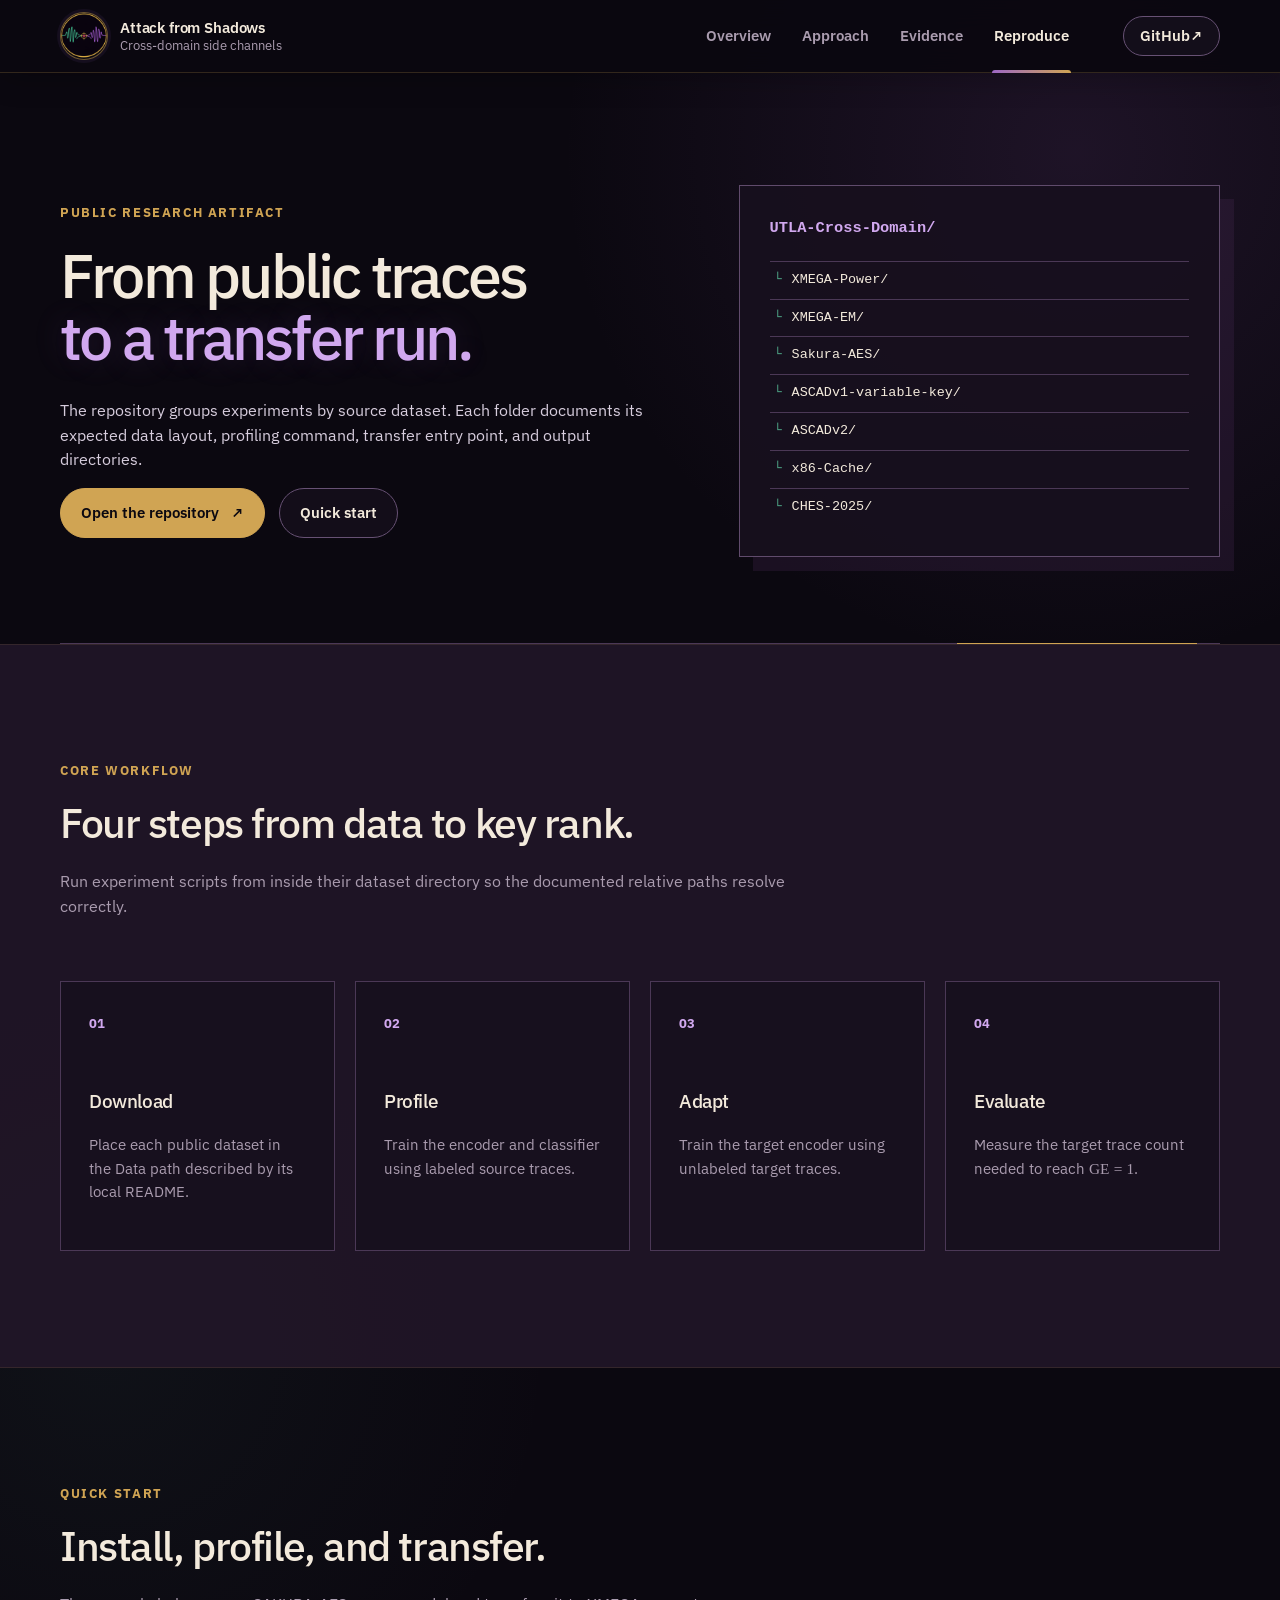
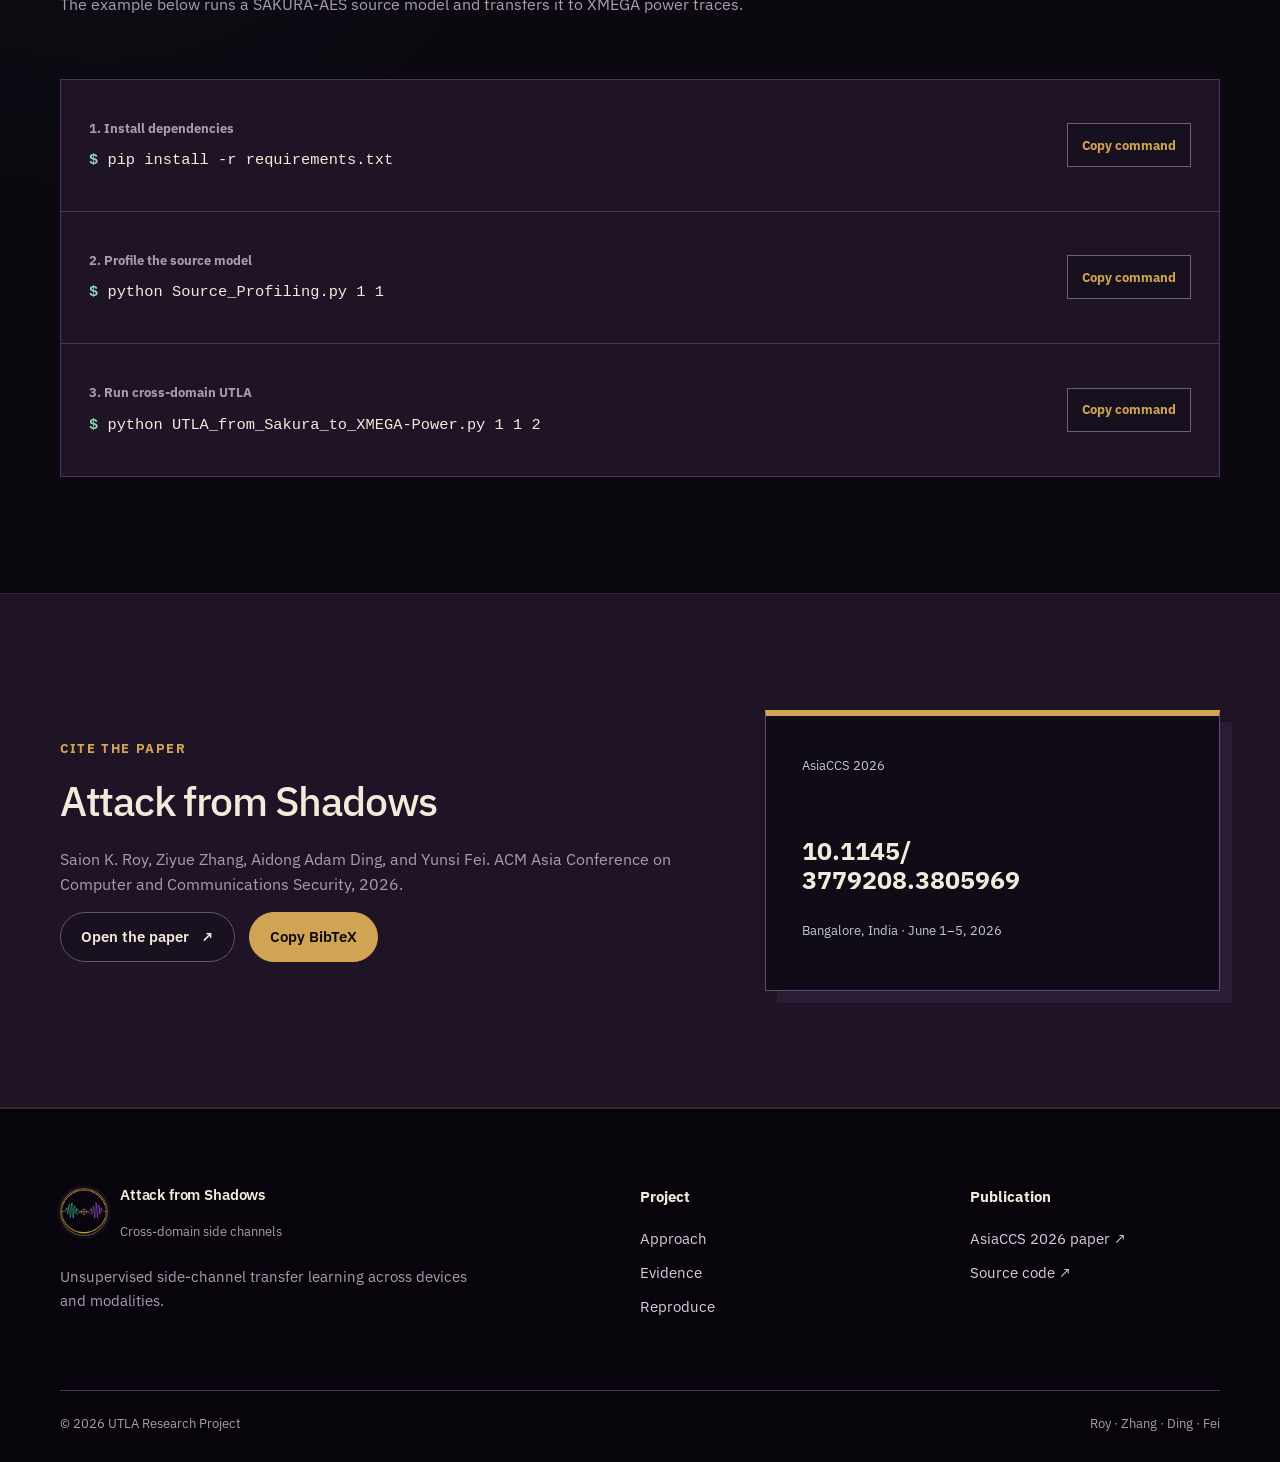
<file: docs/reproduce.html>
<!doctype html>
<html lang="en">
  <head>
    <meta charset="utf-8" /><meta name="viewport" content="width=device-width, initial-scale=1" /><meta name="theme-color" content="#0b0810" />
    <meta name="description" content="Reproduce UTLA profiling and cross-domain transfer experiments from the public repository." />
    <meta property="og:title" content="Reproduce UTLA — Attack from Shadows" /><meta property="og:description" content="Dataset layouts, profiling steps, transfer commands, and citation for UTLA." /><meta property="og:image" content="https://noisyor.github.io/UTLA-Cross-Domain/assets/og-v5.png" /><meta property="og:image:width" content="1200" /><meta property="og:image:height" content="630" /><meta property="og:image:alt" content="Attack from Shadows: unsupervised side-channel transfer learning" />
    <meta name="twitter:card" content="summary_large_image" /><meta name="twitter:image" content="https://noisyor.github.io/UTLA-Cross-Domain/assets/og-v5.png" /><meta name="twitter:image:alt" content="Attack from Shadows: unsupervised side-channel transfer learning" />
    <title>Reproduce — Attack from Shadows</title><link rel="icon" href="assets/favicon-v4.png" type="image/png" /><link rel="stylesheet" href="styles.css" /><script src="script.js" defer></script>
  </head>
  <body>
    <a class="skip-link" href="#content">Skip to content</a>
    <header class="site-header"><div class="header-inner"><a class="brand" href="index.html" aria-label="Attack from Shadows home"><img class="brand-mark" src="assets/logo-mark-v3.png" alt="" width="48" height="48" /><span class="brand-copy"><strong>Attack from Shadows</strong><small>Cross-domain side channels</small></span></a><button class="menu-toggle" type="button" aria-expanded="false" aria-controls="site-nav"><span class="sr-only">Toggle navigation</span><i></i><i></i></button><nav id="site-nav" class="site-nav" aria-label="Primary navigation"><a href="index.html">Overview</a><a href="approach.html">Approach</a><a href="evidence.html">Evidence</a><a href="reproduce.html" aria-current="page">Reproduce</a><a class="nav-action" href="https://github.com/noisyor/UTLA-Cross-Domain">GitHub <span aria-hidden="true">↗</span></a></nav></div></header>
    <main id="content">
      <section class="page-intro reproduce-intro page-shell"><div><p class="eyebrow">Public research artifact</p><h1>From public traces<br /><span>to a transfer run.</span></h1><p>The repository groups experiments by source dataset. Each folder documents its expected data layout, profiling command, transfer entry point, and output directories.</p><div class="button-row"><a class="button button-primary" href="https://github.com/noisyor/UTLA-Cross-Domain">Open the repository <span aria-hidden="true">↗</span></a><a class="button button-secondary" href="#quick-start">Quick start</a></div></div><div class="repo-map" aria-label="Repository folder structure"><span>UTLA-Cross-Domain/</span><ul><li>XMEGA-Power/</li><li>XMEGA-EM/</li><li>Sakura-AES/</li><li>ASCADv1-variable-key/</li><li>ASCADv2/</li><li>x86-Cache/</li><li>CHES-2025/</li></ul></div></section>
      <section class="section section-tint"><div class="page-shell"><div class="section-heading"><p class="eyebrow">Core workflow</p><h2>Four steps from data to key rank.</h2><p>Run experiment scripts from inside their dataset directory so the documented relative paths resolve correctly.</p></div><div class="workflow-grid"><article><span>01</span><h3>Download</h3><p>Place each public dataset in the Data path described by its local README.</p></article><article><span>02</span><h3>Profile</h3><p>Train the encoder and classifier using labeled source traces.</p></article><article><span>03</span><h3>Adapt</h3><p>Train the target encoder using unlabeled target traces.</p></article><article><span>04</span><h3>Evaluate</h3><p>Measure the target trace count needed to reach <math aria-label="guessing entropy equals one"><mrow><mtext>GE</mtext><mo>=</mo><mn>1</mn></mrow></math>.</p></article></div></div></section>
      <section class="section page-shell" id="quick-start"><div class="section-heading"><p class="eyebrow">Quick start</p><h2>Install, profile, and transfer.</h2><p>The example below runs a SAKURA-AES source model and transfers it to XMEGA power traces.</p></div><div class="command-panel"><div class="command-block"><div><span>1. Install dependencies</span><code><i>$</i> pip install -r requirements.txt</code></div><button type="button" data-copy="pip install -r requirements.txt">Copy command</button></div><div class="command-block"><div><span>2. Profile the source model</span><code><i>$</i> python Source_Profiling.py 1 1</code></div><button type="button" data-copy="python Source_Profiling.py 1 1">Copy command</button></div><div class="command-block"><div><span>3. Run cross-domain UTLA</span><code><i>$</i> python UTLA_from_Sakura_to_XMEGA-Power.py 1 1 2</code></div><button type="button" data-copy="python UTLA_from_Sakura_to_XMEGA-Power.py 1 1 2">Copy command</button></div></div></section>
      <section class="section section-tint"><div class="page-shell citation-block"><div><p class="eyebrow">Cite the paper</p><h2>Attack from Shadows</h2><p>Saion K. Roy, Ziyue Zhang, Aidong Adam Ding, and Yunsi Fei. ACM Asia Conference on Computer and Communications Security, 2026.</p><div class="button-row"><a class="button button-secondary" href="https://doi.org/10.1145/3779208.3805969">Open the paper <span aria-hidden="true">↗</span></a><button class="button button-primary" type="button" data-copy="@inproceedings{roy2026attack, title={Attack from Shadows: Unsupervised Side-channel Transfer Learning across Devices and Modalities}, author={Roy, Saion K. and Zhang, Ziyue and Ding, Aidong Adam and Fei, Yunsi}, booktitle={ACM Asia Conference on Computer and Communications Security}, year={2026}, doi={10.1145/3779208.3805969}}">Copy BibTeX</button></div></div><aside><span>AsiaCCS 2026</span><strong>10.1145/<br />3779208.3805969</strong><p>Bangalore, India · June 1–5, 2026</p></aside></div></section>
    </main>
    <footer class="site-footer"><div class="page-shell footer-grid"><div><a class="brand" href="index.html" aria-label="Attack from Shadows home"><img class="brand-mark" src="assets/logo-mark-v3.png" alt="" width="48" height="48" /><span class="brand-copy"><strong>Attack from Shadows</strong><small>Cross-domain side channels</small></span></a><p>Unsupervised side-channel transfer learning across devices and modalities.</p></div><div><strong>Project</strong><a href="approach.html">Approach</a><a href="evidence.html">Evidence</a><a href="reproduce.html">Reproduce</a></div><div><strong>Publication</strong><a href="https://doi.org/10.1145/3779208.3805969">AsiaCCS 2026 paper ↗</a><a href="https://github.com/noisyor/UTLA-Cross-Domain">Source code ↗</a></div></div><div class="page-shell footer-bottom"><span>© 2026 UTLA Research Project</span><span>Roy · Zhang · Ding · Fei</span></div></footer>
  </body>
</html>
</file>
<file: docs/styles.css>
@import url("https://fonts.googleapis.com/css2?family=IBM+Plex+Sans:ital,wght@0,400;0,500;0,600;0,700;1,400&display=swap");

:root {
  /* Type scale shared with the HOTSPOT project site */
  --text-2xs: 0.74rem;
  --text-xs: 0.84rem;
  --text-sm: 0.96rem;
  --text-base: 1rem;
  --text-lg: 1.18rem;
  --text-xl: 1.55rem;
  --text-2xl: clamp(2.2rem, 3.2vw, 3.2rem);
  --text-hero: clamp(2.6rem, 4.8vw, 4.3rem);
  --charcoal: #d7cddd;
  --charcoal-deep: #f3eadc;
  --muted: #aa9caf;
  --line: #4b3856;
  --surface: #211628;
  --white: #17101e;
  --blue: #9d68c5;
  --blue-light: #2b1c35;
  --blue-dark: #d1a8ef;
  --green: #4fa989;
  --green-light: #183029;
  --green-dark: #8dd6bb;
  --red: #ad4057;
  --red-light: #351721;
  --red-dark: #e47d92;
  --gold: #d0a453;
  --night: #0b0810;
  --max: 1320px;
  --reading: 780px;
  --font: "IBM Plex Sans", -apple-system, BlinkMacSystemFont, "Segoe UI", sans-serif;
}

* { box-sizing: border-box; }
html { scroll-behavior: smooth; }
body { margin: 0; color: var(--charcoal); background-color: var(--night); background-image: radial-gradient(circle at 84% 5%, rgba(117, 70, 142, 0.18), transparent 32rem), radial-gradient(circle at 8% 44%, rgba(70, 133, 117, 0.08), transparent 28rem); font: var(--text-base)/1.55 var(--font); text-rendering: optimizeLegibility; -webkit-font-smoothing: antialiased; }
body::selection { color: var(--night); background: var(--gold); }
a { color: inherit; text-decoration: none; }
button { font: inherit; }
img { display: block; max-width: 100%; }
p, h1, h2, h3, figure, blockquote { margin-top: 0; }
h1, h2, h3, h4 { font-weight: 500; }
.page-shell { width: min(calc(100% - 120px), var(--max)); margin-inline: auto; }
.section { padding-block: 116px; }
.section-tint { background: rgba(33, 22, 40, 0.88); border-block: 1px solid rgba(208, 164, 83, 0.12); }
.sr-only { position: absolute; width: 1px; height: 1px; padding: 0; margin: -1px; overflow: hidden; clip: rect(0, 0, 0, 0); white-space: nowrap; border: 0; }
.skip-link { position: fixed; top: 12px; left: 12px; z-index: 100; padding: 10px 16px; color: var(--night); background: var(--gold); transform: translateY(-160%); }
.skip-link:focus { transform: none; }

.site-header { position: sticky; top: 0; z-index: 50; background: rgba(11, 8, 16, 0.96); border-bottom: 1px solid rgba(208, 164, 83, 0.2); box-shadow: 0 8px 28px rgba(0, 0, 0, 0.2); backdrop-filter: blur(14px); }
.header-inner { width: min(calc(100% - 120px), var(--max)); min-height: 72px; margin-inline: auto; display: grid; grid-template-columns: minmax(250px, 1fr) auto; align-items: center; gap: 34px; }
.brand { display: inline-flex; align-items: center; gap: 12px; color: var(--charcoal-deep); }
.brand-mark { width: 48px; height: 48px; display: block; flex: 0 0 auto; object-fit: cover; border: 1px solid rgba(208, 164, 83, 0.5); border-radius: 50%; background: #0b0810; box-shadow: 0 0 0 3px rgba(157, 104, 197, 0.08); }
.brand-copy { min-width: 0; display: grid; gap: 1px; }
.brand-copy strong { font-size: var(--text-sm); font-weight: 600; line-height: 1.2; letter-spacing: -0.01em; }
.brand-copy small { color: var(--muted); font-size: var(--text-xs); font-weight: 400; line-height: 1.25; }
.site-nav { height: 72px; display: flex; align-items: stretch; gap: clamp(14px, 2.1vw, 30px); font-size: var(--text-sm); font-weight: 600; }
.site-nav > a { display: inline-flex; align-items: center; justify-content: center; white-space: nowrap; }
.site-nav > a:not(.nav-action) { position: relative; padding-inline: 2px; color: var(--muted); }
.site-nav > a:not(.nav-action)::after { content: ""; position: absolute; right: 0; bottom: -1px; left: 0; height: 3px; border-radius: 3px 3px 0 0; background: linear-gradient(90deg, var(--blue), var(--gold)); transform: scaleX(0); transform-origin: center; transition: transform 160ms ease; }
.site-nav > a:hover, .site-nav > a:focus-visible, .site-nav > a[aria-current="page"] { color: var(--charcoal-deep); }
.site-nav > a:hover::after, .site-nav > a:focus-visible::after, .site-nav > a[aria-current="page"]::after { transform: scaleX(1); }
.nav-action { height: 40px; margin: auto 0 auto clamp(14px, 2vw, 28px); padding: 0 16px; color: var(--charcoal-deep); background: rgba(23, 16, 30, 0.78); border: 1px solid #675174; border-radius: 999px; }
.nav-action:hover, .nav-action:focus-visible { color: var(--night); background: var(--gold); border-color: var(--gold); }
.menu-toggle { display: none; }

.eyebrow { margin-bottom: 22px; color: var(--gold); font-size: var(--text-xs); font-weight: 700; line-height: 1.35; letter-spacing: .12em; text-transform: uppercase; }
h1 { margin-bottom: 30px; color: var(--charcoal-deep); font-size: var(--text-hero); font-weight: 500; line-height: 1.01; letter-spacing: -0.045em; }
h1 span, h2 span { color: var(--blue-dark); text-shadow: 0 0 32px rgba(157, 104, 197, 0.2); }
h2 { margin-bottom: 24px; color: var(--charcoal-deep); font-size: var(--text-2xl); font-weight: 500; line-height: 1.08; letter-spacing: -0.035em; }
h3 { color: var(--charcoal-deep); font-size: var(--text-lg); font-weight: 500; line-height: 1.25; letter-spacing: -0.02em; }
.button-row { display: flex; flex-wrap: wrap; gap: 14px; align-items: center; }
.button { min-height: 50px; padding: 11px 20px; display: inline-flex; align-items: center; justify-content: center; gap: 12px; border: 1px solid transparent; border-radius: 999px; font-size: var(--text-sm); font-weight: 600; line-height: 1.3; cursor: pointer; transition: color 150ms ease, background 150ms ease, border-color 150ms ease, transform 150ms ease; }
.button:hover { transform: translateY(-2px); }
.button:focus-visible, .filter-bar button:focus-visible, .command-block button:focus-visible, .menu-toggle:focus-visible, a:focus-visible { outline: 3px solid var(--gold); outline-offset: 3px; }
.button-primary { color: var(--night); background: var(--gold); border-color: var(--gold); }
.button-primary:hover { color: var(--gold); background: transparent; border-color: var(--gold); }
.button-secondary { color: var(--charcoal-deep); background: rgba(23, 16, 30, 0.65); border-color: #675174; }
.button-secondary:hover { border-color: var(--blue-dark); background: var(--blue-light); }
.text-link { color: var(--gold); font-size: var(--text-sm); font-weight: 700; }
.text-link:hover { text-decoration: underline; text-underline-offset: 4px; }

.hero { position: relative; min-height: calc(100vh - 74px); padding-block: 86px; display: grid; grid-template-columns: 1.04fr 0.96fr; gap: 88px; align-items: center; }
.hero::before { content: ""; position: absolute; z-index: -1; width: 440px; height: 440px; right: 2%; top: 8%; border: 1px solid rgba(208, 164, 83, 0.13); border-radius: 50%; box-shadow: 0 0 0 70px rgba(157, 104, 197, 0.025), 0 0 0 140px rgba(79, 169, 137, 0.018); }
.hero-copy { max-width: 720px; }
.hero-deck { max-width: 690px; margin-bottom: 18px; font-size: var(--text-lg); line-height: 1.35; letter-spacing: -0.025em; }
.hero-summary { max-width: 740px; margin-bottom: 34px; color: var(--muted); }
.system-visual { position: relative; min-height: 570px; padding: 54px 36px 34px; border: 1px solid #624a70; background: rgba(33, 22, 40, 0.9); box-shadow: 18px 18px 0 rgba(82, 48, 96, 0.32), inset 0 0 0 6px rgba(208, 164, 83, 0.035); }
.system-visual::before, .system-visual::after { content: ""; position: absolute; width: 54px; height: 54px; pointer-events: none; }
.system-visual::before { top: 12px; right: 12px; border-top: 2px solid var(--gold); border-right: 2px solid var(--gold); }
.system-visual::after { bottom: 12px; left: 12px; border-bottom: 2px solid var(--gold); border-left: 2px solid var(--gold); }
.visual-label { position: absolute; top: 20px; left: 24px; color: var(--muted); font-size: var(--text-xs); font-weight: 700; }
.domain { width: 74%; padding: 24px; background: rgba(11, 8, 16, 0.62); border: 1px solid var(--line); }
.domain > span { display: block; margin-bottom: 4px; color: var(--muted); font-size: var(--text-xs); }
.domain > strong { font-size: var(--text-lg); }
.source-domain { border-left: 5px solid var(--blue); }
.target-domain { margin-left: auto; border-left: 5px solid var(--red); }
.trace-plot { position: relative; height: 82px; margin-top: 16px; overflow: hidden; color: var(--blue-dark); border-block: 1px solid rgba(157, 104, 197, 0.22); background-image: linear-gradient(rgba(157, 104, 197, 0.08) 1px, transparent 1px), linear-gradient(90deg, rgba(157, 104, 197, 0.08) 1px, transparent 1px); background-size: 100% 20px, 32px 100%; }
.target-domain .trace-plot { color: var(--red-dark); border-color: rgba(173, 64, 87, 0.24); background-image: linear-gradient(rgba(173, 64, 87, 0.07) 1px, transparent 1px), linear-gradient(90deg, rgba(173, 64, 87, 0.07) 1px, transparent 1px); }
.trace-canvas { position: absolute; inset: 4px 0 17px; width: 100%; height: calc(100% - 21px); }
.trace-plot > span { position: absolute; right: 4px; bottom: 2px; color: var(--muted); font-size: var(--text-2xs); font-weight: 700; letter-spacing: 0.06em; text-transform: uppercase; }
.model-path { min-height: 112px; display: grid; grid-template-columns: 1fr auto 1fr; align-items: center; gap: 14px; padding-inline: 30px; }
.model-path > div { display: flex; align-items: center; gap: 10px; }
.model-path > div:last-child { justify-content: flex-end; text-align: right; }
.model-path span { width: 44px; height: 44px; display: grid; place-items: center; border: 2px solid var(--green); color: var(--green-dark); background: var(--green-light); font-weight: 700; }
.model-path small { color: var(--muted); font-size: var(--text-xs); line-height: 1.3; }
.model-path b { padding: 9px 13px; color: var(--night); background: var(--green); font-size: var(--text-xs); }
.visual-outcome { width: 190px; margin: 28px 0 0 auto; padding: 18px; color: var(--charcoal-deep); background: var(--red-light); border: 1px solid #744155; box-shadow: 8px 8px 0 rgba(173, 64, 87, 0.14); }
.visual-outcome span { display: block; color: var(--red-dark); font-size: var(--text-xs); }
.visual-outcome strong { display: block; margin-top: 3px; font-size: var(--text-xl); }

.split-heading { display: grid; grid-template-columns: 1.05fr 0.95fr; gap: 100px; align-items: start; }
.prose { max-width: var(--reading); padding-top: 52px; }
.prose p { color: var(--muted); }
.prose .key-sentence { padding-left: 22px; color: var(--charcoal-deep); border-left: 4px solid var(--gold); font-weight: 700; }
.section-heading { max-width: 900px; margin-bottom: 62px; }
.section-heading > p:last-child { max-width: var(--reading); margin-bottom: 0; color: var(--muted); }
.compact-heading { position: relative; padding-right: 240px; }
.compact-heading .text-link { position: absolute; right: 0; bottom: 10px; }
.concept-grid, .step-grid { display: grid; grid-template-columns: repeat(3, 1fr); gap: 24px; }
.concept-card, .step-grid article { min-height: 330px; padding: 32px; display: flex; flex-direction: column; border: 1px solid var(--line); background: rgba(23, 16, 30, 0.92); box-shadow: 0 14px 34px rgba(0, 0, 0, 0.14); }
.concept-card > span, .step-grid span { margin-bottom: 64px; color: var(--muted); font-size: var(--text-xs); font-weight: 700; }
.concept-card p, .step-grid p { color: var(--muted); }
.concept-card a { margin-top: auto; color: var(--gold); font-size: var(--text-sm); font-weight: 700; }
.concept-card a:hover { text-decoration: underline; text-underline-offset: 4px; }
.accent-blue { border-top: 5px solid var(--blue) !important; }.accent-green { border-top: 5px solid var(--green) !important; }.accent-red { border-top: 5px solid var(--red) !important; }
.results-preview { background: #100b16; color: var(--charcoal); border-block: 1px solid rgba(208, 164, 83, 0.18); }
.results-preview h2 { color: var(--charcoal-deep); }
.results-preview .eyebrow, .results-preview .text-link { color: var(--gold); }
.metric-row { display: grid; grid-template-columns: repeat(3, 1fr); border-top: 1px solid var(--line); border-bottom: 1px solid var(--line); }
.metric-row article { padding: 36px; border-right: 1px solid var(--line); }
.metric-row article:first-child { padding-left: 0; }.metric-row article:last-child { border-right: 0; }
.metric-row span { display: block; min-height: 50px; color: var(--charcoal); font-size: var(--text-sm); }
.metric-row strong { display: block; margin: 20px 0 6px; color: var(--gold); font-size: var(--text-2xl); line-height: 1; letter-spacing: -0.05em; }
.metric-row p { margin-bottom: 0; color: var(--muted); font-size: var(--text-xs); }
.boundary-note { margin: 32px 0 0; padding: 22px 24px; color: var(--charcoal); background: var(--red-light); border-left: 5px solid var(--red); font-size: var(--text-sm); }
.callout { display: flex; justify-content: space-between; gap: 80px; align-items: flex-end; }
.callout > div:first-child { max-width: 820px; }
.callout p:not(.eyebrow) { max-width: 720px; color: var(--muted); }

.page-intro { position: relative; padding-block: 112px 86px; border-bottom: 1px solid var(--line); }
.page-intro::after { content: ""; position: absolute; right: 2%; bottom: -1px; width: 240px; height: 1px; background: var(--gold); box-shadow: -30px -8px 0 -3px var(--blue), -60px -16px 0 -5px var(--green); }
.page-intro > p:last-child { max-width: var(--reading); margin-bottom: 0; color: var(--muted); font-size: var(--text-lg); line-height: 1.5; }
.figure-section { padding-top: 80px; }
.paper-figure { margin-bottom: 0; padding: 30px; border: 1px solid #66566c; background: #eee7dc; box-shadow: 12px 12px 0 rgba(65, 39, 74, 0.3); }
.paper-figure img { width: 100%; max-height: 680px; object-fit: contain; }
figcaption { margin-top: 20px; color: #61546a; font-size: var(--text-xs); line-height: 1.5; }
figcaption strong { color: #241a2b; }
.step-grid article { min-height: 300px; }
.step-grid span { margin-bottom: 56px; color: var(--blue-dark); }
.objective-block { display: grid; grid-template-columns: 0.9fr 1.1fr; gap: 90px; align-items: start; }
.objective-block > div:last-child { padding: 32px; background: var(--blue-light); border: 1px solid #604273; border-left: 5px solid var(--blue); box-shadow: 10px 10px 0 rgba(157, 104, 197, 0.08); }
.objective-block > div:last-child p:last-child { margin-bottom: 0; color: var(--muted); }
.formula { overflow-x: auto; margin-bottom: 18px; padding: 16px 18px; color: var(--charcoal-deep); background: rgba(11, 8, 16, 0.5); border: 1px solid #4e375c; font-size: var(--text-lg); white-space: nowrap; }
.figure-pair { display: grid; grid-template-columns: 1.15fr 0.85fr; gap: 24px; align-items: stretch; }
.figure-pair .paper-figure { display: flex; flex-direction: column; justify-content: space-between; }
.small-figure img { max-height: 500px; }
.comparison-figure { color: var(--charcoal); background: #120c18; border-color: #5b4666; }
.comparison-grid { display: grid; gap: 14px; }
.comparison-grid article { padding: 22px; border: 1px solid #4f3b59; background: #19101f; }
.comparison-grid article > span { display: block; color: var(--muted); font-size: var(--text-2xs); font-weight: 700; letter-spacing: 0.1em; text-transform: uppercase; }
.comparison-utla { border-left: 4px solid var(--green) !important; background: #13221e !important; }
.comparison-utla > span { color: var(--green-dark) !important; }
.mini-domain-row { margin-top: 14px; display: grid; grid-template-columns: 1fr auto 1fr auto 1fr; gap: 8px; align-items: center; }
.mini-domain-row b { padding: 10px; color: var(--charcoal-deep); border: 1px solid #594762; background: #0f0a14; font-size: var(--text-xs); line-height: 1.3; text-align: center; }
.mini-domain-row i { color: var(--gold); font-style: normal; text-align: center; }
.comparison-grid p { margin: 14px 0 0; color: var(--muted); font-size: var(--text-xs); line-height: 1.45; }
.comparison-figure figcaption { color: var(--muted); }
.comparison-figure figcaption strong { color: var(--charcoal-deep); }
.next-page { text-align: center; }
.next-page h2 { max-width: 800px; margin-inline: auto; }

.filter-bar { display: flex; flex-wrap: wrap; gap: 10px; margin-bottom: 34px; }
.filter-bar button { min-height: 44px; padding: 9px 16px; color: var(--charcoal); background: var(--white); border: 1px solid #675174; font-size: var(--text-sm); font-weight: 700; cursor: pointer; }
.filter-bar button:hover, .filter-bar button.active { color: var(--night); background: var(--gold); border-color: var(--gold); }
.result-grid { display: grid; grid-template-columns: repeat(3, 1fr); gap: 24px; }
.result-card { min-height: 430px; padding: 30px; display: flex; flex-direction: column; border: 1px solid var(--line); background: rgba(23, 16, 30, 0.92); box-shadow: 0 14px 34px rgba(0, 0, 0, 0.14); }
.result-card[hidden] { display: none; }
.result-card > span { min-height: 45px; color: var(--muted); font-size: var(--text-xs); font-weight: 700; }
.result-card h3 { margin: 26px 0 8px; }
.result-card p { color: var(--muted); }
.result-card > strong { margin-top: auto; color: var(--charcoal-deep); font-size: var(--text-2xl); line-height: 1; letter-spacing: -0.05em; }
.result-card small { margin-top: 5px; color: var(--muted); font-size: var(--text-xs); }
.result-card > div { margin-top: 24px; padding-top: 18px; border-top: 1px solid var(--line); color: var(--muted); font-size: var(--text-xs); }
.large-note { display: grid; grid-template-columns: 180px 1fr; gap: 28px; color: var(--charcoal); background: var(--red-light); border: 1px solid #6d3341; }
.large-note p { margin: 0; }
.dataset-grid { display: grid; grid-template-columns: repeat(4, 1fr); border: 1px solid var(--line); }
.dataset-grid > * { min-height: 200px; padding: 26px; border-right: 1px solid var(--line); border-bottom: 1px solid var(--line); background: rgba(23, 16, 30, 0.92); }
.dataset-grid > *:nth-child(4n) { border-right: 0; }.dataset-grid > *:nth-child(n+5) { border-bottom: 0; }
.dataset-grid a:hover { background: var(--blue-light); box-shadow: inset 0 0 0 1px var(--blue); }
.dataset-grid span { color: var(--blue-dark); font-size: var(--text-xs); font-weight: 700; }
.dataset-grid h3 { margin: 55px 0 8px; }.dataset-grid p { margin: 0; color: var(--muted); font-size: var(--text-xs); }
.dataset-budget { color: var(--night); background: var(--gold) !important; }
.dataset-budget span, .dataset-budget p { color: #2b1c18; }.dataset-budget strong { display: block; margin-top: 32px; font-size: var(--text-2xl); line-height: 1; }

.reproduce-intro { display: grid; grid-template-columns: 1.1fr 0.9fr; gap: 90px; align-items: center; }
.repo-map { padding: 30px; color: var(--charcoal-deep); background: rgba(23, 16, 30, 0.92); border: 1px solid #604b6c; box-shadow: 14px 14px 0 rgba(82, 48, 96, 0.22); font-family: "Courier New", monospace; }
.repo-map > span { color: var(--blue-dark); font-size: var(--text-sm); font-weight: 700; }
.repo-map ul { margin: 20px 0 0; padding: 0; list-style: none; }
.repo-map li { padding: 8px 0 8px 28px; border-top: 1px solid var(--line); font-size: var(--text-xs); }
.repo-map li::before { content: "└"; margin-left: -24px; margin-right: 10px; color: var(--green); }
.workflow-grid { display: grid; grid-template-columns: repeat(4, 1fr); gap: 20px; }
.workflow-grid article { min-height: 270px; padding: 28px; background: rgba(23, 16, 30, 0.92); border: 1px solid var(--line); }
.workflow-grid span { color: var(--blue-dark); font-size: var(--text-xs); font-weight: 700; }
.workflow-grid h3 { margin-top: 56px; }.workflow-grid p { color: var(--muted); font-size: var(--text-sm); }
.command-panel { border: 1px solid var(--line); }
.command-block { min-height: 132px; padding: 26px 28px; display: flex; align-items: center; justify-content: space-between; gap: 30px; border-bottom: 1px solid var(--line); background: rgba(33, 22, 40, 0.88); }
.command-block:last-child { border-bottom: 0; }
.command-block span { display: block; margin-bottom: 10px; color: var(--muted); font-size: var(--text-xs); font-weight: 700; }
.command-block code { display: block; color: var(--charcoal-deep); font: var(--text-sm)/1.6 "Courier New", monospace; white-space: nowrap; overflow-x: auto; }
.command-block code i { color: var(--green-dark); font-style: normal; font-weight: 700; }
.command-block button { flex: 0 0 auto; min-height: 44px; padding: 8px 14px; color: var(--gold); background: var(--white); border: 1px solid #725b7d; font-size: var(--text-xs); font-weight: 700; cursor: pointer; }
.command-block button:hover { color: var(--night); background: var(--gold); }
.citation-block { display: grid; grid-template-columns: 1.15fr 0.85fr; gap: 90px; align-items: center; }
.citation-block > div > p:not(.eyebrow) { max-width: var(--reading); color: var(--muted); }
.citation-block aside { padding: 36px; color: var(--charcoal-deep); background: #100b16; border: 1px solid #624a70; border-top: 6px solid var(--gold); box-shadow: 12px 12px 0 rgba(82, 48, 96, 0.25); }
.citation-block aside span, .citation-block aside p { color: #c0cad1; font-size: var(--text-xs); }
.citation-block aside strong { display: block; margin: 60px 0 24px; font-size: var(--text-xl); line-height: 1.2; }

.site-footer { padding: 76px 0 28px; color: var(--charcoal); background: #07050b; border-top: 1px solid rgba(208, 164, 83, 0.24); }
.site-footer .brand { color: var(--charcoal-deep); }
.site-footer .brand-mark { opacity: 0.92; }
.footer-grid { display: grid; grid-template-columns: 2fr 1fr 1fr; gap: 80px; }
.footer-grid > div:first-child p { max-width: 420px; margin-top: 22px; color: var(--muted); font-size: var(--text-sm); }
.footer-grid strong { display: block; margin-bottom: 18px; color: var(--charcoal-deep); font-size: var(--text-sm); }
.footer-grid > div:not(:first-child) a { display: block; margin-bottom: 10px; color: var(--charcoal); font-size: var(--text-sm); }
.footer-grid a:hover { color: var(--gold); text-decoration: underline; text-underline-offset: 4px; }
.footer-bottom { margin-top: 62px; padding-top: 22px; display: flex; justify-content: space-between; border-top: 1px solid var(--line); color: var(--muted); font-size: var(--text-xs); }

math { color: inherit; font-family: "STIX Two Math", "Cambria Math", "Times New Roman", serif; }
math[display="block"] { display: block; min-width: max-content; font-size: 1.08em; }

@media (max-width: 1050px) {
  .page-shell, .header-inner { width: min(calc(100% - 72px), var(--max)); }
  .hero { min-height: auto; grid-template-columns: 1fr; gap: 58px; }
  .system-visual { width: min(100%, 720px); }
  .split-heading, .objective-block, .citation-block { grid-template-columns: 1fr; gap: 42px; }
  .prose { padding-top: 0; }
  .concept-grid, .step-grid, .result-grid { grid-template-columns: repeat(2, 1fr); }
  .concept-grid > *:last-child, .step-grid > *:last-child { grid-column: 1 / -1; }
  .metric-row { grid-template-columns: 1fr; }
  .metric-row article, .metric-row article:first-child { padding: 28px 0; border-right: 0; border-bottom: 1px solid var(--line); }
  .metric-row article:last-child { border-bottom: 0; }
  .metric-row span { min-height: auto; }
  .callout { align-items: flex-start; flex-direction: column; gap: 30px; }
  .figure-pair { grid-template-columns: 1fr; }
  .dataset-grid { grid-template-columns: repeat(2, 1fr); }
  .dataset-grid > *:nth-child(2n) { border-right: 0; }.dataset-grid > *:nth-child(n+5) { border-bottom: 1px solid var(--line); }.dataset-grid > *:nth-child(n+7) { border-bottom: 0; }
  .reproduce-intro { grid-template-columns: 1fr; gap: 50px; }
  .workflow-grid { grid-template-columns: repeat(2, 1fr); }
}

@media (max-width: 900px) {
  body { font-size: var(--text-base); }
  .page-shell, .header-inner { width: min(calc(100% - 40px), var(--max)); }
  .section { padding-block: 80px; }
  .header-inner { min-height: 72px; grid-template-columns: minmax(0, 1fr) auto; gap: 16px; }
  .brand-copy small { display: none; }
  .brand-copy strong { overflow: hidden; font-size: var(--text-xs); text-overflow: ellipsis; white-space: nowrap; }
  .brand-mark { width: 44px; height: 44px; }
  .menu-toggle { position: relative; z-index: 2; width: 44px; height: 42px; padding: 0; display: grid; place-content: center; gap: 7px; background: var(--white); border: 1px solid var(--line); }
  .menu-toggle i { width: 20px; height: 2px; display: block; background: var(--charcoal-deep); transition: transform 150ms ease; }
  .menu-toggle[aria-expanded="true"] i:first-of-type { transform: translateY(4.5px) rotate(45deg); }.menu-toggle[aria-expanded="true"] i:last-of-type { transform: translateY(-4.5px) rotate(-45deg); }
  .site-nav { position: fixed; inset: 72px 0 auto; height: auto; padding: 14px 20px 24px; display: none; align-items: stretch; flex-direction: column; gap: 0; background: #100b16; border-bottom: 1px solid var(--line); box-shadow: 0 14px 24px rgba(0, 0, 0, 0.35); }
  .site-nav.open { display: flex; }
  .site-nav > a:not(.nav-action) { min-height: 50px; padding: 0; justify-content: flex-start; border-bottom: 1px solid var(--line); }
  .site-nav > a:not(.nav-action)::after { display: none; }
  .nav-action { min-height: 44px; margin: 14px 0 0; text-align: center; }
  h1 { font-size: var(--text-hero); }
  h2 { font-size: var(--text-2xl); }
  .hero { padding-block: 64px 80px; }
  .hero-deck { font-size: var(--text-lg); }
  .system-visual { min-height: auto; padding: 54px 18px 24px; }
  .domain { width: 92%; padding: 20px; }
  .model-path { grid-template-columns: 1fr; justify-items: center; padding-block: 20px; text-align: center; }
  .model-path > div, .model-path > div:last-child { justify-content: center; text-align: center; }
  .visual-outcome { margin-top: 22px; }
  .compact-heading { padding-right: 0; }
  .compact-heading .text-link { position: static; display: inline-block; margin-top: 10px; }
  .concept-grid, .step-grid, .result-grid, .workflow-grid { grid-template-columns: 1fr; }
  .concept-grid > *:last-child, .step-grid > *:last-child { grid-column: auto; }
  .concept-card, .step-grid article { min-height: 290px; padding: 26px; }
  .page-intro { padding-block: 74px 62px; }
  .page-intro > p:last-child { font-size: var(--text-lg); }
  .paper-figure { padding: 16px; }
  .mini-domain-row { grid-template-columns: 1fr; }
  .mini-domain-row i { transform: rotate(90deg); }
  .objective-block > div:last-child { padding: 24px; }
  .formula { font-size: var(--text-base); }
  .large-note { grid-template-columns: 1fr; }
  .dataset-grid { grid-template-columns: 1fr; }
  .dataset-grid > *, .dataset-grid > *:nth-child(2n), .dataset-grid > *:nth-child(n+7) { border-right: 0; border-bottom: 1px solid var(--line); }
  .dataset-grid > *:last-child { border-bottom: 0; }
  .command-block { align-items: flex-start; flex-direction: column; }
  .command-block > div { max-width: 100%; overflow: hidden; }
  .citation-block aside strong { margin-top: 38px; }
  .footer-grid { grid-template-columns: 1fr 1fr; gap: 46px 24px; }
  .footer-grid > div:first-child { grid-column: 1 / -1; }
  .footer-bottom { flex-direction: column; gap: 8px; }
}

@media (prefers-reduced-motion: reduce) {
  html { scroll-behavior: auto; }
  *, *::before, *::after { animation-duration: 0.01ms !important; animation-iteration-count: 1 !important; transition-duration: 0.01ms !important; }
}
</file>
